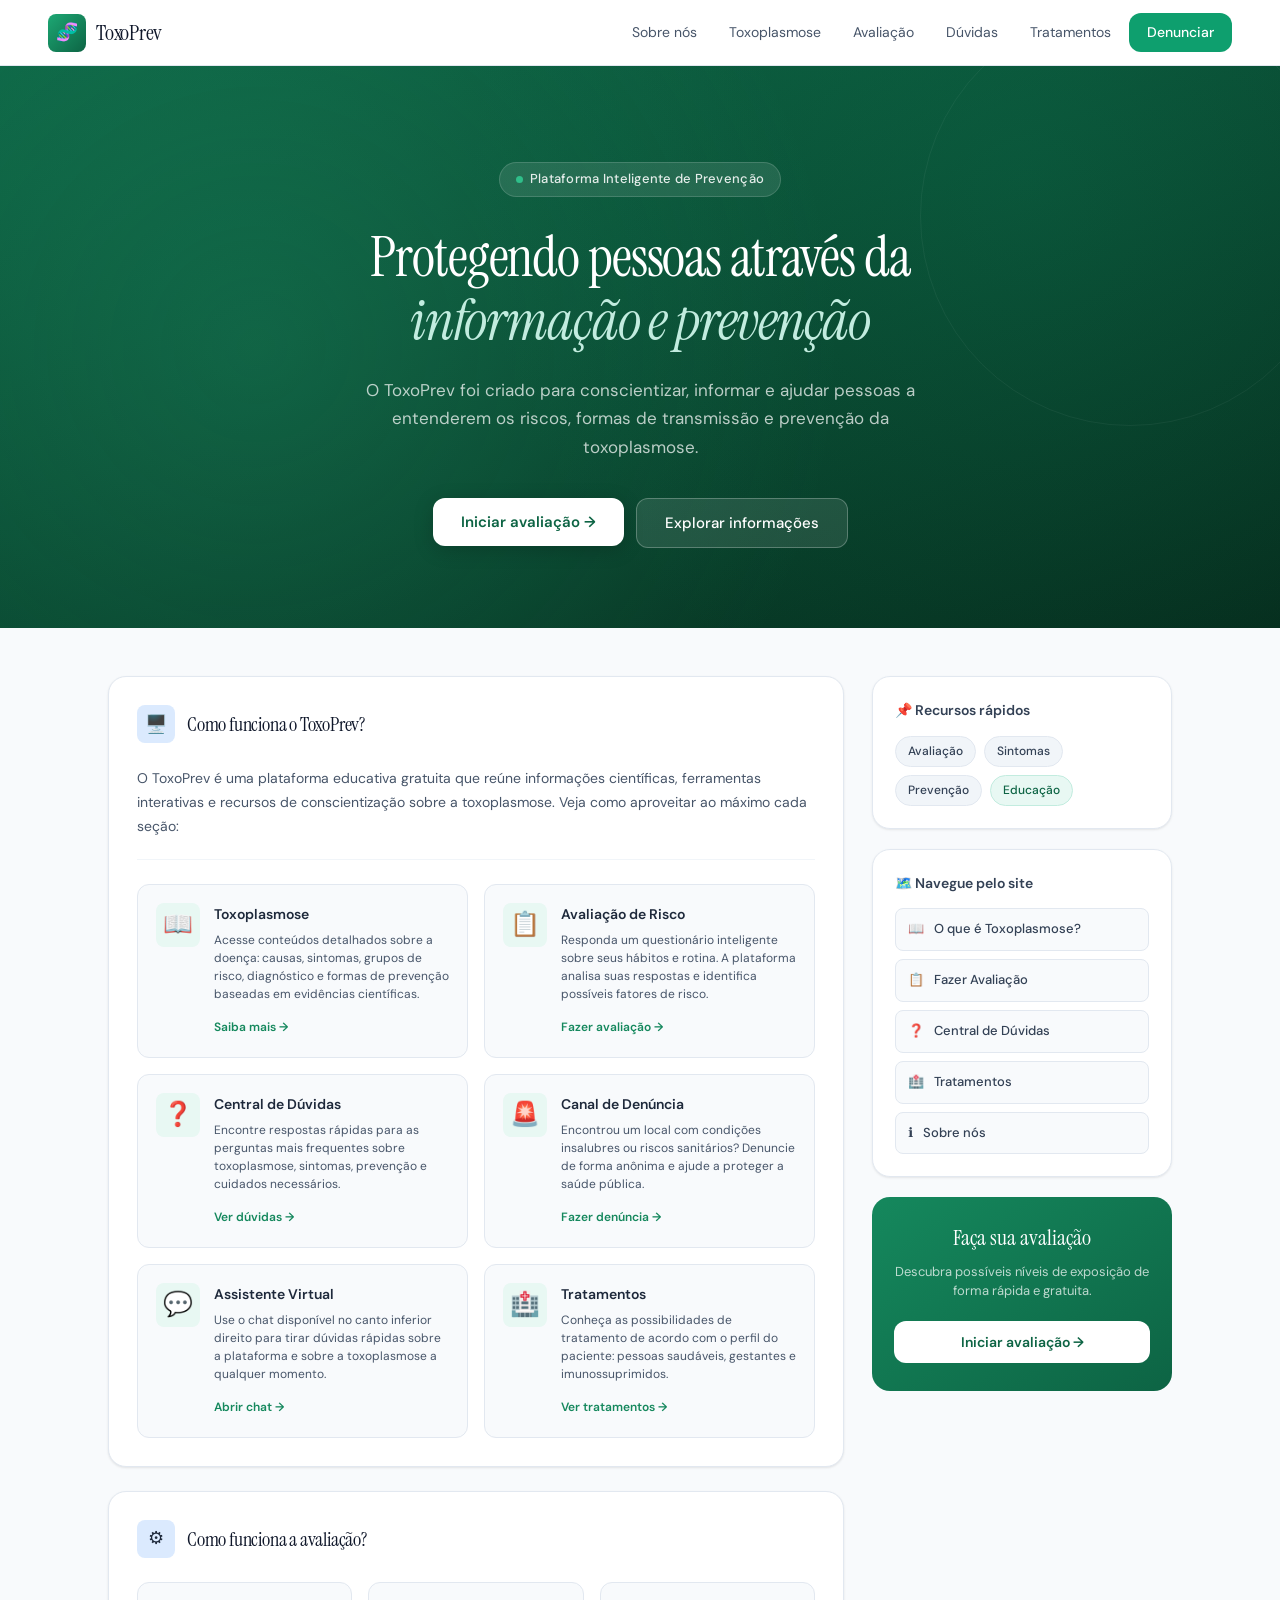
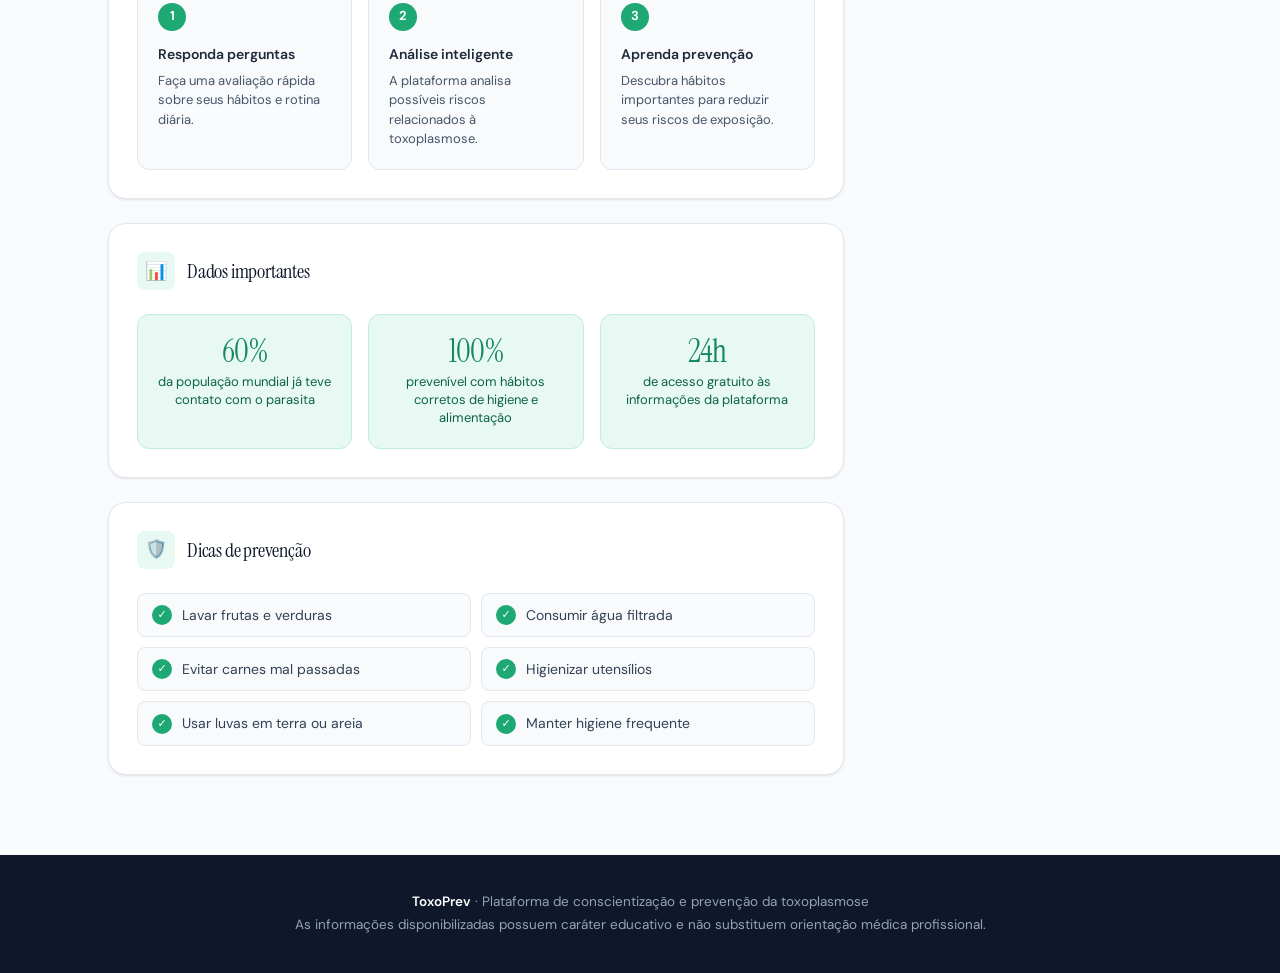
<file: index.html>
<!DOCTYPE html>
<html lang="pt-BR">
<head>
  <meta charset="UTF-8">
  <meta name="viewport" content="width=device-width, initial-scale=1.0">
  <title>ToxoPrev — Plataforma de Prevenção</title>
  <link rel="icon" type="image/png" href="favicon2.png">
  <link rel="stylesheet" href="inicio.css">
  <link rel="stylesheet" href="https://fonts.googleapis.com/css2?family=Instrument+Serif:ital@0;1&family=DM+Sans:ital,wght@0,300;0,400;0,500;0,700;1,400&display=swap">
</head>
<body>


<!-- HEADER -->
<header>
  <div class="logo">
    <div class="logo-icon">🧬</div>
    <h1>ToxoPrev</h1>
  </div>
  <nav>
    <a href="sobre.html">Sobre nós</a>
    <a href="toxoplasmose.html">Toxoplasmose</a>
    <a href="entrevista.html">Avaliação</a>
    <a href="duvida.html">Dúvidas</a>
    <a href="tratamento.html">Tratamentos</a>
    <a href="denuncia.html" class="nav-cta">Denunciar</a>
  </nav>
</header>

<!-- HERO -->
<section class="hero">
  <div class="hero-content">
    <div class="hero-badge">Plataforma Inteligente de Prevenção</div>
    <h2>
      Protegendo pessoas através da<br>
      <em>informação e prevenção</em>
    </h2>
    <p>
      O ToxoPrev foi criado para conscientizar, informar e ajudar pessoas
      a entenderem os riscos, formas de transmissão e prevenção da toxoplasmose.
    </p>
    <div class="hero-buttons">
      <a href="entrevista.html">
        <button class="primary-btn">Iniciar avaliação →</button>
      </a>
      <a href="toxoplasmose.html">
        <button class="secondary-btn">Explorar informações</button>
      </a>
    </div>
  </div>
</section>

<!-- MAIN -->
<main class="container">

  <section class="main-content">

    <!-- COMO FUNCIONA O SITE -->
    <div class="card">
      <div class="card-header">
        <div class="card-icon blue">🖥️</div>
        <h3>Como funciona o ToxoPrev?</h3>
      </div>
      <p class="site-intro">
        O ToxoPrev é uma plataforma educativa gratuita que reúne informações científicas,
        ferramentas interativas e recursos de conscientização sobre a toxoplasmose.
        Veja como aproveitar ao máximo cada seção:
      </p>
      <div class="site-features">

        <div class="feature-item">
          <div class="feature-icon">📖</div>
          <div class="feature-text">
            <h4>Toxoplasmose</h4>
            <p>Acesse conteúdos detalhados sobre a doença: causas, sintomas, grupos de risco, diagnóstico e formas de prevenção baseadas em evidências científicas.</p>
            <a href="toxoplasmose.html" class="feature-link">Saiba mais →</a>
          </div>
        </div>

        <div class="feature-item">
          <div class="feature-icon">📋</div>
          <div class="feature-text">
            <h4>Avaliação de Risco</h4>
            <p>Responda um questionário inteligente sobre seus hábitos e rotina. A plataforma analisa suas respostas e identifica possíveis fatores de risco.</p>
            <a href="entrevista.html" class="feature-link">Fazer avaliação →</a>
          </div>
        </div>

        <div class="feature-item">
          <div class="feature-icon">❓</div>
          <div class="feature-text">
            <h4>Central de Dúvidas</h4>
            <p>Encontre respostas rápidas para as perguntas mais frequentes sobre toxoplasmose, sintomas, prevenção e cuidados necessários.</p>
            <a href="duvida.html" class="feature-link">Ver dúvidas →</a>
          </div>
        </div>

        <div class="feature-item">
          <div class="feature-icon">🚨</div>
          <div class="feature-text">
            <h4>Canal de Denúncia</h4>
            <p>Encontrou um local com condições insalubres ou riscos sanitários? Denuncie de forma anônima e ajude a proteger a saúde pública.</p>
            <a href="denuncia.html" class="feature-link">Fazer denúncia →</a>
          </div>
        </div>

        <div class="feature-item">
          <div class="feature-icon">💬</div>
          <div class="feature-text">
            <h4>Assistente Virtual</h4>
            <p>Use o chat disponível no canto inferior direito para tirar dúvidas rápidas sobre a plataforma e sobre a toxoplasmose a qualquer momento.</p>
            <a href="#" class="feature-link" onclick="document.getElementById('chat-window').classList.add('active'); return false;">Abrir chat →</a>
          </div>
        </div>

        <div class="feature-item">
          <div class="feature-icon">🏥</div>
          <div class="feature-text">
            <h4>Tratamentos</h4>
            <p>Conheça as possibilidades de tratamento de acordo com o perfil do paciente: pessoas saudáveis, gestantes e imunossuprimidos.</p>
            <a href="tratamento.html" class="feature-link">Ver tratamentos →</a>
          </div>
        </div>

      </div>
    </div>

    <!-- COMO FUNCIONA (AVALIAÇÃO) -->
    <div class="card">
      <div class="card-header">
        <div class="card-icon blue">⚙️</div>
        <h3>Como funciona a avaliação?</h3>
      </div>
      <div class="cards-grid">
        <div class="mini-card">
          <div class="number">1</div>
          <h4>Responda perguntas</h4>
          <p>Faça uma avaliação rápida sobre seus hábitos e rotina diária.</p>
        </div>
        <div class="mini-card">
          <div class="number">2</div>
          <h4>Análise inteligente</h4>
          <p>A plataforma analisa possíveis riscos relacionados à toxoplasmose.</p>
        </div>
        <div class="mini-card">
          <div class="number">3</div>
          <h4>Aprenda prevenção</h4>
          <p>Descubra hábitos importantes para reduzir seus riscos de exposição.</p>
        </div>
      </div>
    </div>

    <!-- DADOS IMPORTANTES -->
    <div class="card">
      <div class="card-header">
        <div class="card-icon teal">📊</div>
        <h3>Dados importantes</h3>
      </div>
      <div class="stats-grid">
        <div class="stat-card">
          <h4>60%</h4>
          <p>da população mundial já teve contato com o parasita</p>
        </div>
        <div class="stat-card">
          <h4>100%</h4>
          <p>prevenível com hábitos corretos de higiene e alimentação</p>
        </div>
        <div class="stat-card"> 
          <h4>24h</h4>
          <p>de acesso gratuito às informações da plataforma</p>
        </div>
      </div>
    </div>

    <!-- PREVENÇÃO -->
    <div class="card">
      <div class="card-header">
        <div class="card-icon teal">🛡️</div>
        <h3>Dicas de prevenção</h3>
      </div>
      <ul class="prevention-list">
        <li>Lavar frutas e verduras</li>
        <li>Consumir água filtrada</li>
        <li>Evitar carnes mal passadas</li>
        <li>Higienizar utensílios</li>
        <li>Usar luvas em terra ou areia</li>
        <li>Manter higiene frequente</li>
      </ul>
    </div>

  </section>

  <!-- SIDEBAR -->
  <aside class="sidebar">

    <div class="side-card">
      <h4>📌 Recursos rápidos</h4>
      <div class="tags">
        <span class="tag">Avaliação</span>
        <span class="tag">Sintomas</span>
        <span class="tag">Prevenção</span>
        <span class="tag green">Educação</span>
      </div>
    </div>

    <div class="side-card">
      <h4>🗺️ Navegue pelo site</h4>
      <div class="nav-links-side">
        <a href="toxoplasmose.html" class="nav-side-item">
          <span>📖</span> O que é Toxoplasmose?
        </a>
        <a href="entrevista.html" class="nav-side-item">
          <span>📋</span> Fazer Avaliação
        </a>
        <a href="duvida.html" class="nav-side-item">
          <span>❓</span> Central de Dúvidas
        </a>
        <a href="tratamento.html" class="nav-side-item">
          <span>🏥</span> Tratamentos
        </a>
        <a href="sobre.html" class="nav-side-item">
          <span>ℹ️</span> Sobre nós
        </a>
      </div>
    </div>

    <div class="cta-card">
      <h3>Faça sua avaliação</h3>
      <p>Descubra possíveis níveis de exposição de forma rápida e gratuita.</p>
      <a href="entrevista.html">
        <button>Iniciar avaliação →</button>
      </a>
    </div>

  </aside>

</main>

<!-- FOOTER -->
<footer>
  <p><strong>ToxoPrev</strong> · Plataforma de conscientização e prevenção da toxoplasmose</p>
  <p>As informações disponibilizadas possuem caráter educativo e não substituem orientação médica profissional.</p>
</footer>
</body>
</html>
</file>
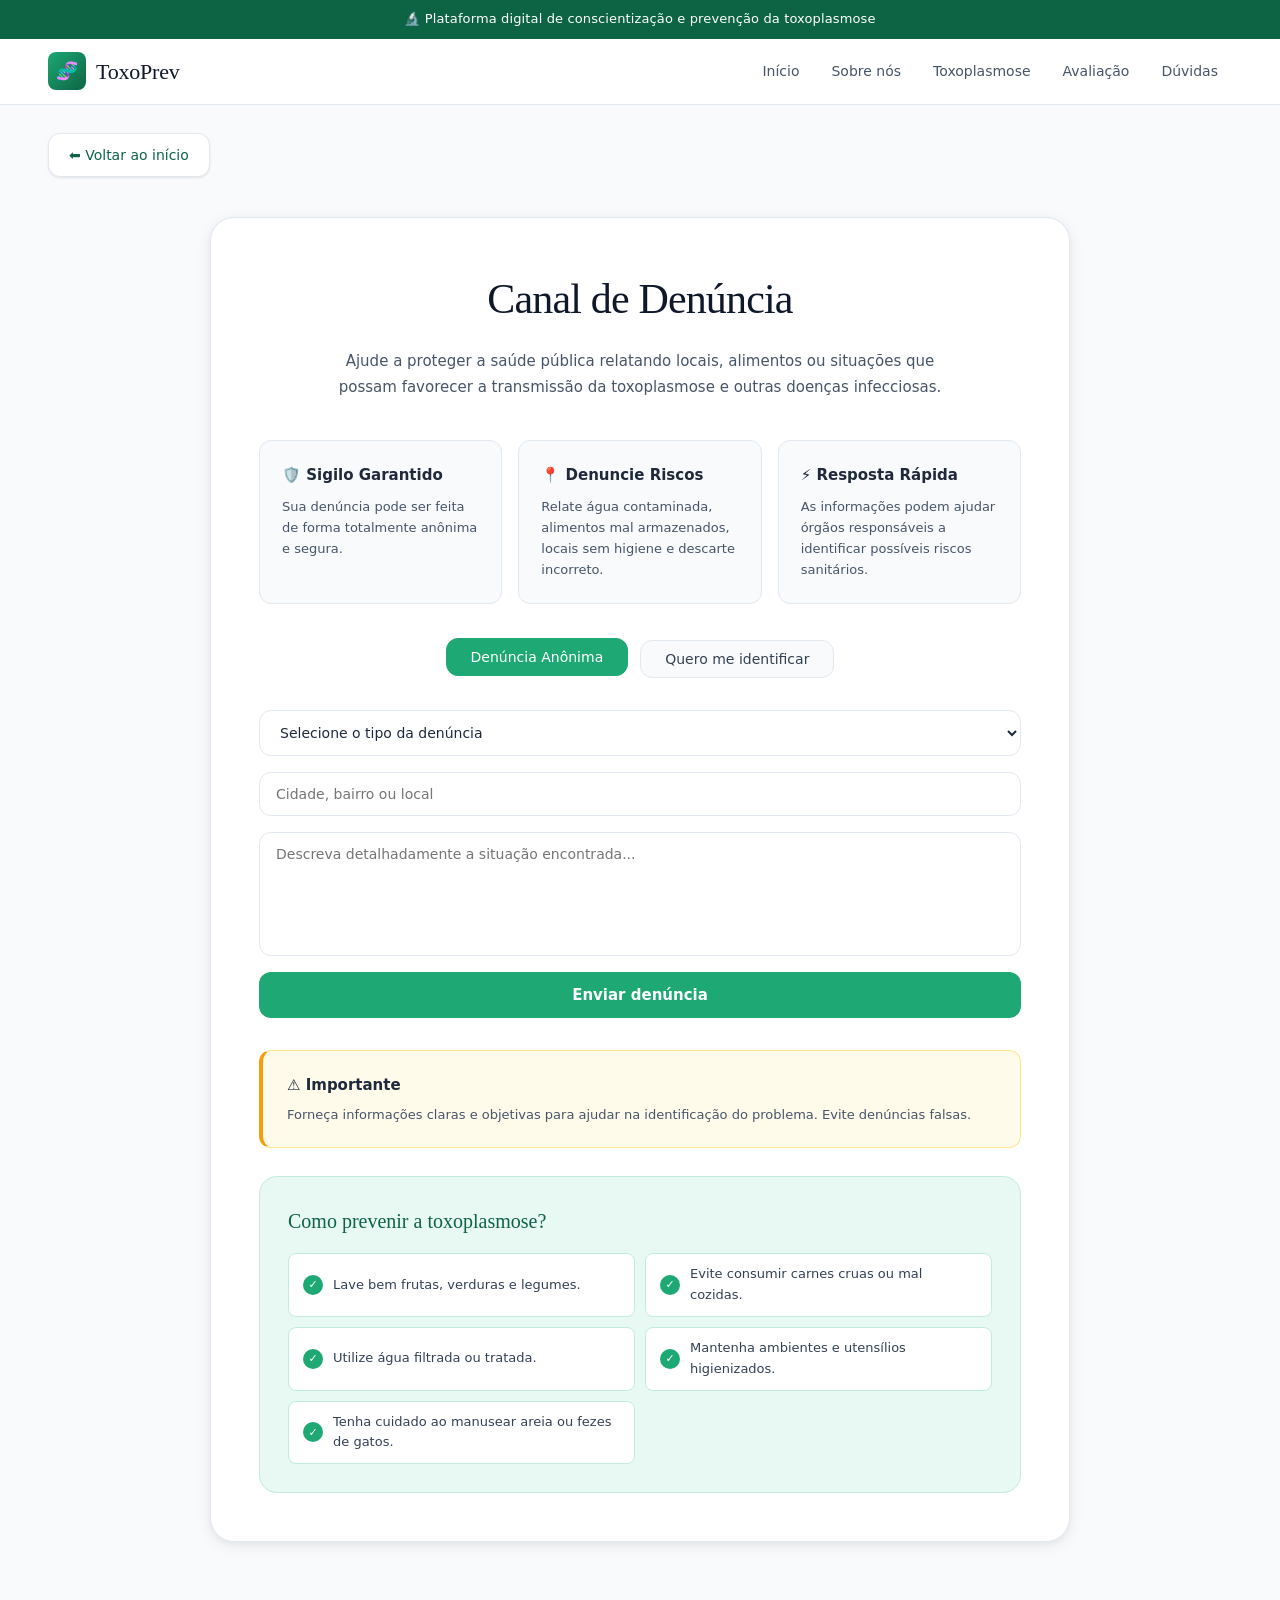
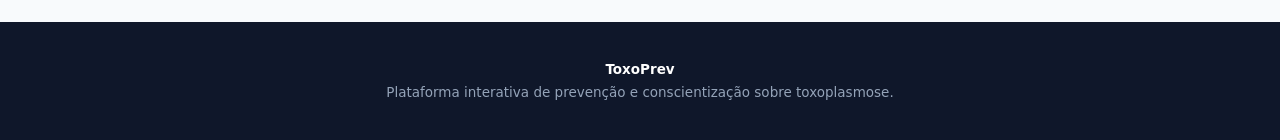
<file: denuncia.html>
<!DOCTYPE html>
<html lang="pt-BR">
<head>
  <meta charset="UTF-8">
  <meta name="viewport" content="width=device-width, initial-scale=1.0">
  <title>Canal de Denúncia - TOXOPrev</title>
  <link rel="icon" type="image/png" href="favicon2.png">
  <link rel="preconnect" href="https://fonts.googleapis.com">
  <link rel="preconnect" href="https://fonts.gstatic.com" crossorigin>
  <link rel="stylesheet" href="denuncia.css">    
</head>

<body>

  <!-- TOP BAR -->
  <div class="top-bar">
    🔬 Plataforma digital de conscientização e prevenção da toxoplasmose
  </div>

  <!-- HEADER -->
  <header>
    <div class="logo">
      <div class="logo-icon">🧬</div>
      <h1>ToxoPrev</h1>
    </div>
    <nav>
      <a href="index.html">Início</a>
      <a href="sobre.html">Sobre nós</a>
      <a href="toxoplasmose.html">Toxoplasmose</a>
      <a href="entrevista.html">Avaliação</a>
      <a href="duvida.html">Dúvidas</a>
    </nav>
  </header>

  <!-- VOLTAR -->
  <a href="index.html" class="voltar-btn">⬅ Voltar ao início</a>

  <!-- SECTION -->
  <section class="denuncia">
    <div class="denuncia-box">

      <h2>Canal de Denúncia</h2>

      <p class="descricao">
        Ajude a proteger a saúde pública relatando locais, alimentos ou
        situações que possam favorecer a transmissão da toxoplasmose e
        outras doenças infecciosas.
      </p>

      <!-- INFO CARDS -->
      <div class="info-grid">
        <div class="info-card">
          <h3>🛡️ Sigilo Garantido</h3>
          <p>Sua denúncia pode ser feita de forma totalmente anônima e segura.</p>
        </div>
        <div class="info-card">
          <h3>📍 Denuncie Riscos</h3>
          <p>Relate água contaminada, alimentos mal armazenados, locais sem higiene e descarte incorreto.</p>
        </div>
        <div class="info-card">
          <h3>⚡ Resposta Rápida</h3>
          <p>As informações podem ajudar órgãos responsáveis a identificar possíveis riscos sanitários.</p>
        </div>
      </div>

      <!-- TIPO BUTTONS -->
      <div class="tipo-denuncia">
        <button class="tipo-btn ativo" id="btnAnonimo" onclick="mostrarAnonimo()">
          Denúncia Anônima
        </button>
        <button class="tipo-btn" id="btnIdentificado" onclick="mostrarIdentificado()">
          Quero me identificar
        </button>
      </div>

      <!-- FORM -->
      <form id="formDenuncia" onsubmit="enviarDenuncia(event)">

        <div id="dadosUsuario">
          <input type="text" placeholder="Seu nome">
          <input type="email" placeholder="Seu e-mail">
        </div>

        <select required>
          <option value="">Selecione o tipo da denúncia</option>
          <option>Falta de higiene</option>
          <option>Água contaminada</option>
          <option>Alimentos impróprios</option>
          <option>Ambiente de risco</option>
          <option>Outros</option>
        </select>

        <input type="text" placeholder="Cidade, bairro ou local" required>

        <textarea placeholder="Descreva detalhadamente a situação encontrada..." rows="6" required></textarea>

        <button class="primary-btn">Enviar denúncia</button>
      </form>

      <!-- SUCESSO -->
      <div class="sucesso-denuncia" id="sucessoDenuncia">
        ✅ Denúncia enviada com sucesso!
      </div>

      <!-- ALERTA -->
      <div class="alerta-denuncia">
        <h3>⚠️ Importante</h3>
        <p>Forneça informações claras e objetivas para ajudar na identificação do problema. Evite denúncias falsas.</p>
      </div>

      <!-- EXTRA -->
      <div class="extra-info">
        <h3>Como prevenir a toxoplasmose?</h3>
        <ul>
          <li>Lave bem frutas, verduras e legumes.</li>
          <li>Evite consumir carnes cruas ou mal cozidas.</li>
          <li>Utilize água filtrada ou tratada.</li>
          <li>Mantenha ambientes e utensílios higienizados.</li>
          <li>Tenha cuidado ao manusear areia ou fezes de gatos.</li>
        </ul>
      </div>

    </div>
  </section>

  <!-- FOOTER -->
  <footer>
    <strong>ToxoPrev</strong><br>
    Plataforma interativa de prevenção e conscientização sobre toxoplasmose.
  </footer>

 <script>
  function mostrarAnonimo() {
    document.getElementById("dadosUsuario").style.display = "none";
    document.getElementById("btnAnonimo").classList.add("ativo");
    document.getElementById("btnIdentificado").classList.remove("ativo");
  }

  function mostrarIdentificado() {
    document.getElementById("dadosUsuario").style.display = "flex";
    document.getElementById("btnIdentificado").classList.add("ativo");
    document.getElementById("btnAnonimo").classList.remove("ativo");
  }

  function definirPrioridade(tipo) {
    const altos = ["Água contaminada", "Alimentos impróprios"];
    const medios = ["Falta de higiene", "Ambiente de risco"];
    if (altos.includes(tipo)) return "ALTO";
    if (medios.includes(tipo)) return "MÉDIO";
    return "BAIXO";
  }

  function gerarId() {
    return "DEN-" + Date.now().toString().slice(-6);
  }

  function enviarDenuncia(event) {
    event.preventDefault();

    const form = document.getElementById("formDenuncia");
    const isAnonimo = document.getElementById("btnAnonimo").classList.contains("ativo");

    const inputs = form.querySelectorAll("input, select, textarea");
    const nome  = isAnonimo ? "Anônimo" : (inputs[0].value.trim() || "Anônimo");
    const email = isAnonimo ? "—"       : (inputs[1].value.trim() || "—");
    const tipo  = isAnonimo ? inputs[2].value : inputs[3].value; // ajuste conforme o offset
    const local = isAnonimo ? inputs[3].value : inputs[4].value; // idem
    const descricao = form.querySelector("textarea").value.trim();

    const novaDenuncia = {
      id:        gerarId(),
      data:      new Date().toLocaleString("pt-BR"),
      anonimo:   isAnonimo,
      nome,
      email,
      tipo,
      local,
      descricao,
      status:    "Recebida",
      prioridade: definirPrioridade(tipo)
    };

    const historico = JSON.parse(localStorage.getItem("historicoDenuncias")) || [];
    historico.push(novaDenuncia);
    localStorage.setItem("historicoDenuncias", JSON.stringify(historico));

    const alerta = document.getElementById("sucessoDenuncia");
    alerta.style.display = "block";
    setTimeout(() => { alerta.style.display = "none"; }, 4000);
    form.reset();
    mostrarAnonimo();
  }

  mostrarAnonimo();
</script>

</body>
</html>
</file>
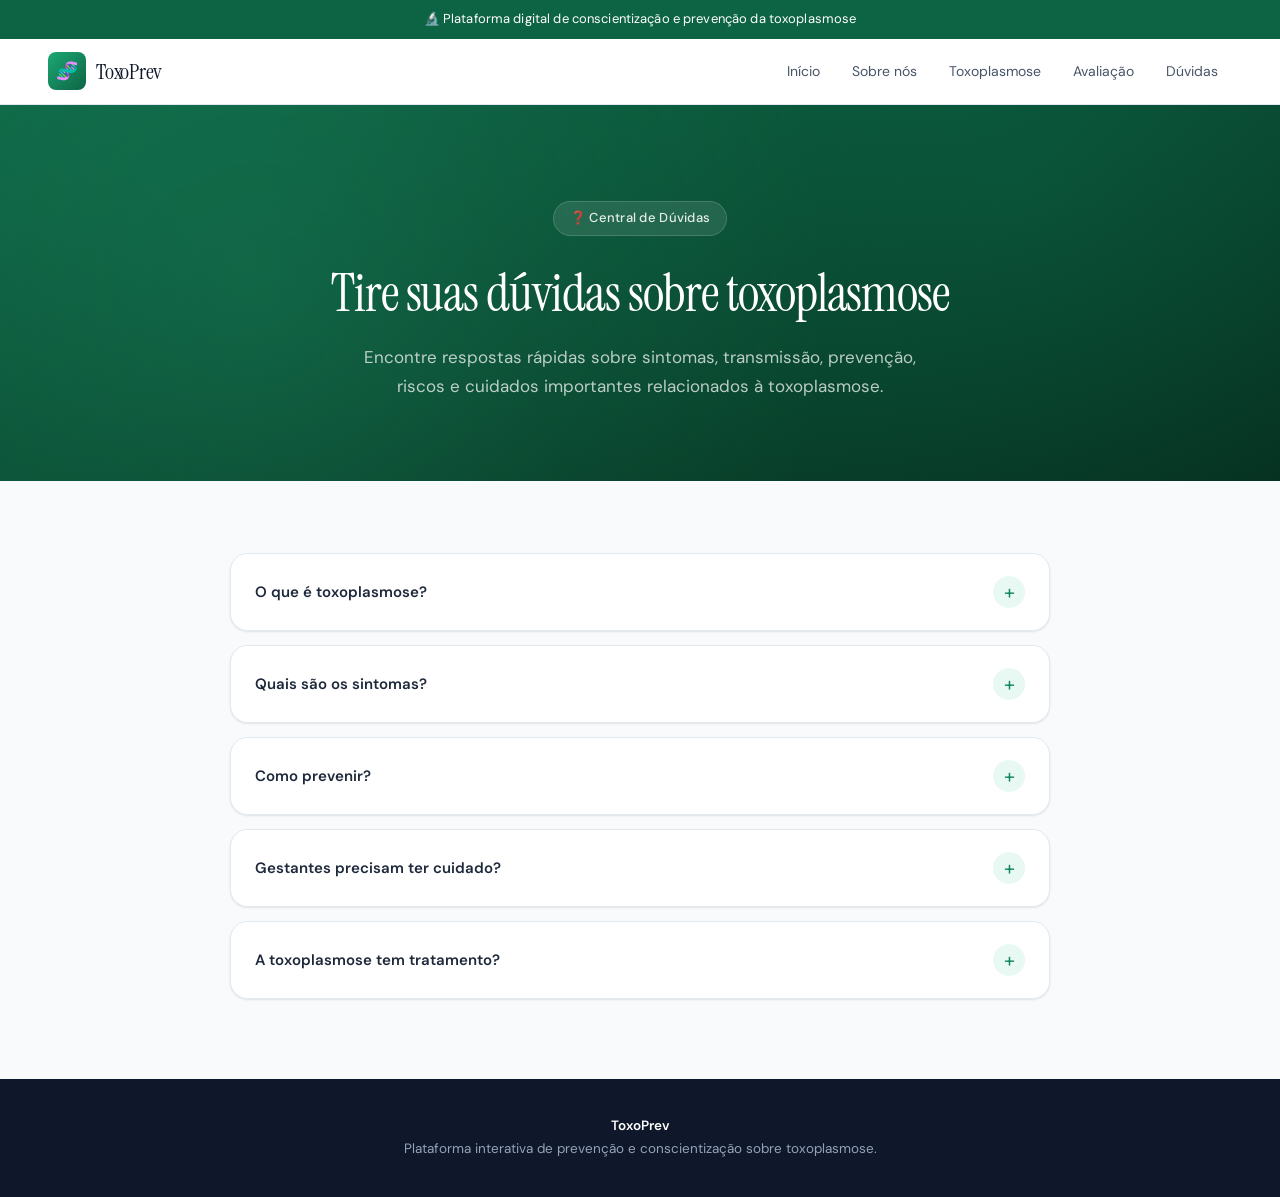
<file: duvida.html>
<!DOCTYPE html>
<html lang="pt-br">
<head>
  <meta charset="UTF-8">
  <meta name="viewport" content="width=device-width, initial-scale=1.0">
  <title>Central de Dúvidas - ToxoPrev</title>
  <link rel="icon" type="image/png" href="favicon2.png">
  <link rel="preconnect" href="https://fonts.googleapis.com">
  <link rel="preconnect" href="https://fonts.gstatic.com" crossorigin>
  <link href="https://fonts.googleapis.com/css2?family=DM+Sans:wght@400;500;600&family=Instrument+Serif:ital@0;1&display=swap" rel="stylesheet">

  <style>
    /* ===== RESET & BASE ===== */
    *, *::before, *::after {
      box-sizing: border-box;
      margin: 0;
      padding: 0;
    }

    :root {
      --teal-50: #e8f8f3;
      --teal-100: #c2ecdf;
      --teal-400: #2fbf8a;
      --teal-500: #1da874;
      --teal-600: #15885d;
      --teal-700: #0d6444;
      --teal-900: #062e1e;

      --slate-50: #f8fafc;
      --slate-100: #f1f5f9;
      --slate-200: #e2e8f0;
      --slate-400: #94a3b8;
      --slate-600: #475569;
      --slate-700: #334155;
      --slate-800: #1e293b;
      --slate-900: #0f172a;

      --accent: #0e9f6e;
      --accent-light: #d1fae5;
      --accent-dark: #065f46;

      --font-display: 'Instrument Serif', Georgia, serif;
      --font-body: 'DM Sans', system-ui, sans-serif;

      --radius-sm: 8px;
      --radius-md: 12px;
      --radius-lg: 18px;
      --radius-xl: 24px;

      --shadow-sm: 0 1px 3px rgba(0,0,0,0.06), 0 1px 2px rgba(0,0,0,0.04);
      --shadow-md: 0 4px 16px rgba(0,0,0,0.07), 0 2px 6px rgba(0,0,0,0.04);
      --shadow-lg: 0 12px 40px rgba(0,0,0,0.10), 0 4px 12px rgba(0,0,0,0.05);
    }

    html { scroll-behavior: smooth; }

    body {
      font-family: var(--font-body);
      background: var(--slate-50);
      color: var(--slate-800);
      font-size: 16px;
      line-height: 1.6;
      -webkit-font-smoothing: antialiased;
    }

    a { text-decoration: none; color: inherit; }

    /* ===== TOP BAR ===== */
    .top-bar {
      background: var(--teal-700);
      color: #fff;
      text-align: center;
      padding: 9px 20px;
      font-size: 13px;
      letter-spacing: 0.01em;
      font-weight: 400;
      display: flex;
      align-items: center;
      justify-content: center;
      gap: 10px;
    }

    /* ===== HEADER ===== */
    header {
      position: sticky;
      top: 0;
      z-index: 100;
      background: rgba(255,255,255,0.92);
      backdrop-filter: blur(14px);
      -webkit-backdrop-filter: blur(14px);
      border-bottom: 1px solid var(--slate-200);
      padding: 0 48px;
      display: flex;
      align-items: center;
      justify-content: space-between;
      height: 66px;
    }

    .logo {
      display: flex;
      align-items: center;
      gap: 10px;
    }

    .logo-icon {
      width: 38px;
      height: 38px;
      background: linear-gradient(135deg, var(--teal-500), var(--teal-700));
      border-radius: var(--radius-sm);
      display: flex;
      align-items: center;
      justify-content: center;
      font-size: 18px;
    }

    .logo h1 {
      font-family: var(--font-display);
      font-size: 22px;
      font-weight: 400;
      color: var(--slate-900);
      letter-spacing: -0.01em;
    }

    nav {
      display: flex;
      align-items: center;
      gap: 4px;
    }

    nav a {
      font-size: 14px;
      font-weight: 400;
      color: var(--slate-600);
      padding: 7px 14px;
      border-radius: var(--radius-sm);
      transition: background 0.18s, color 0.18s;
    }

    nav a:hover {
      background: var(--slate-100);
      color: var(--slate-900);
    }

    /* ===== HERO ===== */
    .duvidas-hero {
      background: linear-gradient(160deg, var(--teal-700) 0%, var(--teal-900) 100%);
      padding: 96px 48px 80px;
      position: relative;
      overflow: hidden;
      text-align: center;
    }

    .duvidas-hero::before {
      content: '';
      position: absolute;
      inset: 0;
      background-image:
        radial-gradient(circle at 20% 50%, rgba(47,191,138,0.18) 0%, transparent 55%),
        radial-gradient(circle at 80% 20%, rgba(14,159,110,0.14) 0%, transparent 50%);
      pointer-events: none;
    }

    .duvidas-hero-text {
      position: relative;
      max-width: 760px;
      margin: 0 auto;
    }

    .tag-duvida {
      display: inline-flex;
      align-items: center;
      gap: 7px;
      background: rgba(255,255,255,0.1);
      border: 1px solid rgba(255,255,255,0.15);
      color: rgba(255,255,255,0.88);
      font-size: 13px;
      font-weight: 500;
      padding: 6px 16px;
      border-radius: 20px;
      margin-bottom: 28px;
      letter-spacing: 0.02em;
    }

    .duvidas-hero h1 {
      font-family: var(--font-display);
      font-size: clamp(32px, 5vw, 52px);
      font-weight: 400;
      color: #fff;
      line-height: 1.15;
      letter-spacing: -0.02em;
      margin-bottom: 20px;
    }

    .duvidas-hero p {
      font-size: 17px;
      color: rgba(255,255,255,0.72);
      max-width: 560px;
      margin: 0 auto;
      line-height: 1.7;
    }

    /* ===== FAQ SECTION ===== */
    .faq-section {
      padding: 72px 48px 80px;
    }

    .faq-container {
      max-width: 820px;
      margin: 0 auto;
      display: flex;
      flex-direction: column;
      gap: 14px;
    }

    .faq-card {
      background: #fff;
      border: 1px solid var(--slate-200);
      border-radius: var(--radius-lg);
      overflow: hidden;
      box-shadow: var(--shadow-sm);
      transition: box-shadow 0.2s, transform 0.2s;
    }

    .faq-card:hover {
      box-shadow: var(--shadow-md);
      transform: translateY(-2px);
    }

    .faq-question {
      width: 100%;
      border: none;
      background: #fff;
      padding: 22px 24px;
      display: flex;
      align-items: center;
      justify-content: space-between;
      gap: 16px;
      cursor: pointer;
      text-align: left;
      font-family: var(--font-body);
      font-size: 15px;
      font-weight: 600;
      color: var(--slate-800);
      transition: background 0.18s;
    }

    .faq-question:hover { background: var(--slate-50); }

    .faq-question::after {
      content: "+";
      min-width: 32px;
      min-height: 32px;
      display: flex;
      align-items: center;
      justify-content: center;
      border-radius: 50%;
      background: var(--teal-50);
      color: var(--teal-600);
      font-size: 20px;
      font-weight: 400;
      flex-shrink: 0;
      transition: transform 0.3s ease, background 0.2s, color 0.2s;
    }

    .faq-question.open::after {
      transform: rotate(45deg);
      background: var(--teal-500);
      color: #fff;
    }

    .faq-answer {
      max-height: 0;
      overflow: hidden;
      transition: max-height 0.4s ease, padding 0.3s ease;
    }

    .faq-answer.active { max-height: 300px; }

    .faq-answer p {
      padding: 0 24px 22px;
      font-size: 14px;
      line-height: 1.7;
      color: var(--slate-600);
      border-top: 1px solid var(--slate-100);
      padding-top: 16px;
    }

    /* ===== FOOTER ===== */
    footer {
      background: var(--slate-900);
      color: var(--slate-400);
      text-align: center;
      padding: 36px 48px;
      font-size: 13.5px;
      line-height: 1.7;
    }

    footer strong { color: #fff; font-weight: 600; }

    /* ===== RESPONSIVE ===== */
    @media (max-width: 900px) {
      header { padding: 0 20px; }
      nav { display: none; }
      .duvidas-hero { padding: 64px 24px 60px; }
      .faq-section { padding: 48px 20px 60px; }
    }
  </style>
</head>

<body>

  <!-- TOP BAR -->
  <div class="top-bar">
    🔬 Plataforma digital de conscientização e prevenção da toxoplasmose
  </div>

  <!-- HEADER -->
  <header>
    <div class="logo">
      <div class="logo-icon">🧬</div>
      <h1>ToxoPrev</h1>
    </div>
    <nav>
      <a href="index.html">Início</a>
      <a href="sobre.html">Sobre nós</a>
      <a href="toxoplasmose.html">Toxoplasmose</a>
      <a href="entrevista.html">Avaliação</a>
      <a href="duvida.html">Dúvidas</a>
    </nav>
  </header>

  <!-- HERO -->
  <section class="duvidas-hero">
    <div class="duvidas-hero-text">
      <span class="tag-duvida">❓ Central de Dúvidas</span>
      <h1>Tire suas dúvidas sobre toxoplasmose</h1>
      <p>
        Encontre respostas rápidas sobre sintomas, transmissão, prevenção,
        riscos e cuidados importantes relacionados à toxoplasmose.
      </p>
    </div>
  </section>

  <!-- FAQ -->
  <section class="faq-section">
    <div class="faq-container">

      <div class="faq-card">
        <button class="faq-question">O que é toxoplasmose?</button>
        <div class="faq-answer">
          <p>
            A toxoplasmose é uma doença causada pelo parasita <em>Toxoplasma gondii</em>.
            Ela pode ser transmitida por alimentos contaminados, água não tratada ou
            contato com ambientes contaminados.
          </p>
        </div>
      </div>

      <div class="faq-card">
        <button class="faq-question">Quais são os sintomas?</button>
        <div class="faq-answer">
          <p>
            Muitas pessoas não apresentam sintomas, mas podem ocorrer febre, fadiga,
            dores musculares e aumento dos gânglios linfáticos.
          </p>
        </div>
      </div>

      <div class="faq-card">
        <button class="faq-question">Como prevenir?</button>
        <div class="faq-answer">
          <p>
            Lave bem frutas e verduras, consuma água filtrada,
            evite carne mal passada e mantenha uma boa higiene das mãos.
          </p>
        </div>
      </div>

      <div class="faq-card">
        <button class="faq-question">Gestantes precisam ter cuidado?</button>
        <div class="faq-answer">
          <p>
            Sim. A toxoplasmose pode trazer riscos para o bebê durante a gestação,
            por isso é importante acompanhamento médico e prevenção adequada.
          </p>
        </div>
      </div>

      <div class="faq-card">
        <button class="faq-question">A toxoplasmose tem tratamento?</button>
        <div class="faq-answer">
          <p>
            Sim. O tratamento depende do caso e deve ser orientado por um
            profissional de saúde.
          </p>
        </div>
      </div>

    </div>
  </section>

  <!-- FOOTER -->
  <footer>
    <strong>ToxoPrev</strong><br>
    Plataforma interativa de prevenção e conscientização sobre toxoplasmose.
  </footer>

  <script>
    const perguntas = document.querySelectorAll(".faq-question");

    perguntas.forEach((pergunta) => {
      pergunta.addEventListener("click", () => {
        // Fecha outros abertos
        perguntas.forEach((p) => {
          if (p !== pergunta) {
            p.classList.remove("open");
            p.nextElementSibling.classList.remove("active");
          }
        });

        pergunta.classList.toggle("open");
        const resposta = pergunta.nextElementSibling;
        resposta.classList.toggle("active");
      });
    });
  </script>

</body>
</html>
</file>
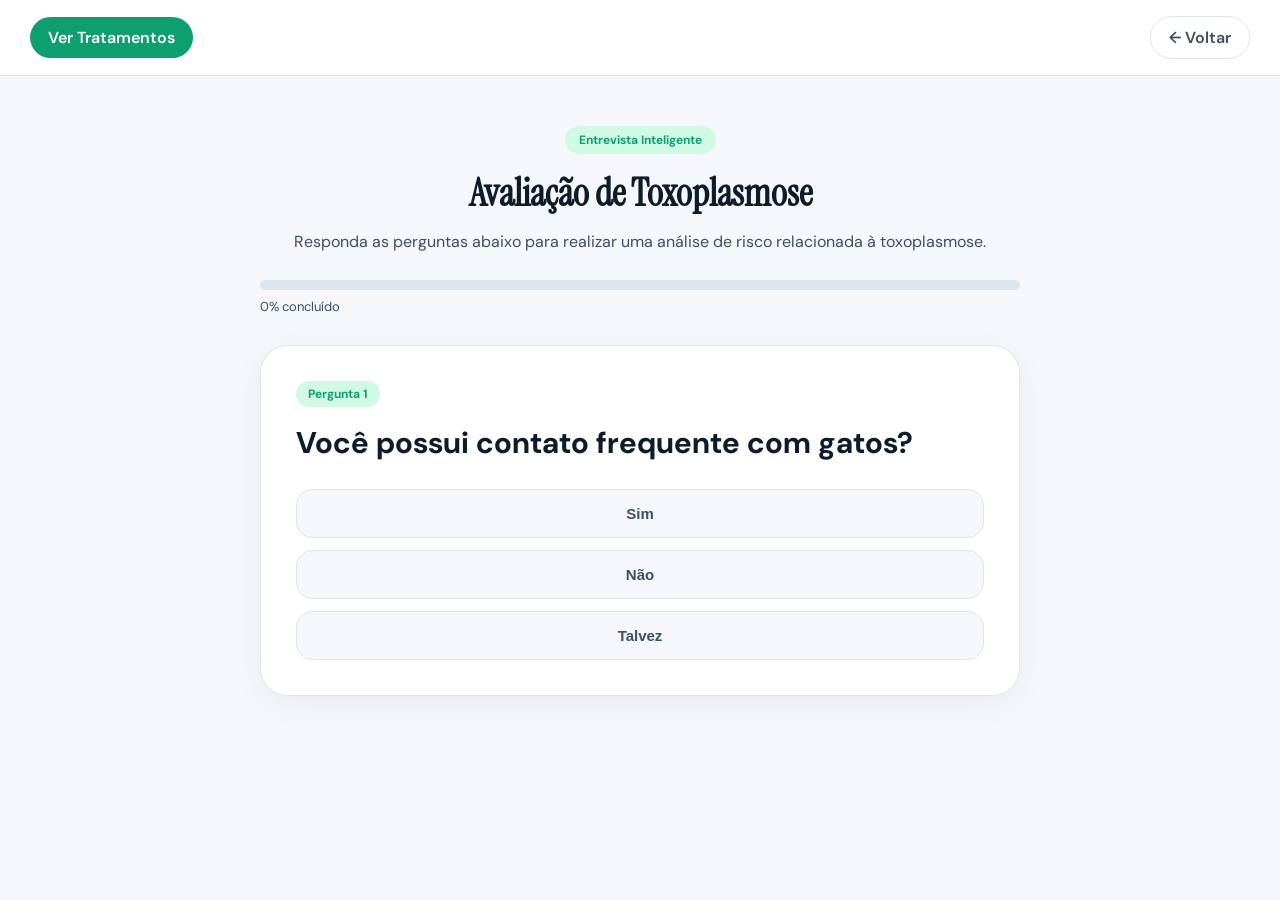
<file: entrevista.html>
<!DOCTYPE html>
<html lang="pt-br">

<head>
  <meta charset="UTF-8">
  <meta name="viewport" content="width=device-width, initial-scale=1.0">

  <title>Avaliação Inteligente - ToxoPrev</title>
  <link rel="stylesheet" href="entre.css">
  <link rel="icon" type="image/png" href="favicon2.png">

</head>

<body>

<div class="top-buttons">

  <a href="tratamento.html" class="tratamento-btn">
    Ver Tratamentos
  </a>

  <a href="index.html" class="voltar-btn">
    ← Voltar
  </a>

</div>

<section class="entrevista-page">

  <div class="entrevista-box">

    <div class="entrevista-top">

      <span class="entrevista-tag">
        Entrevista Inteligente
      </span>

      <h2>
        Avaliação de Toxoplasmose
      </h2>

      <p class="descricao">
        Responda as perguntas abaixo para realizar
        uma análise de risco relacionada à toxoplasmose.
      </p>

    </div>

    <!-- PROGRESSO -->

    <div class="progress-area">

      <div class="progress-bar">
        <div class="progress" id="progress"></div>
      </div>

      <span id="porcentagem">
        0% concluído
      </span>

    </div>

    <!-- ÁREA -->

    <div id="entrevistaArea">

      <div class="question-card">

        <span class="question-number" id="numeroPergunta">
          Pergunta 1
        </span>

        <h3 id="pergunta">
          Carregando pergunta...
        </h3>

        <div id="inputArea"></div>

        <div class="opcoes" id="opcoes"></div>

      </div>

    </div>

  </div>

</section>

<script>

const perguntas = [

  {
    pergunta:"Você possui contato frequente com gatos?",
    tipo:"opcoes",
    opcoes:["Sim","Não","Talvez"]
  },

  {
    pergunta:"Você limpa caixa de areia de gatos?",
    tipo:"opcoes",
    opcoes:["Frequentemente","Raramente","Nunca"]
  },

  {
    pergunta:"Você costuma consumir carne mal passada?",
    tipo:"opcoes",
    opcoes:["Frequentemente","Raramente","Nunca"]
  },

  {
    pergunta:"Você lava frutas e verduras antes de comer?",
    tipo:"opcoes",
    opcoes:["Sim","Não"]
  },

  {
    pergunta:"Você bebe água filtrada?",
    tipo:"opcoes",
    opcoes:["Sempre","Às vezes","Nunca"]
  },

  {
    pergunta:"Você teve febre recentemente?",
    tipo:"opcoes",
    opcoes:["Sim","Não","Talvez"]
  },

  {
    pergunta:"Você sente dores musculares frequentemente?",
    tipo:"opcoes",
    opcoes:["Sim","Não"]
  },

  {
    pergunta:"Você apresenta cansaço excessivo?",
    tipo:"opcoes",
    opcoes:["Frequentemente","Raramente"]
  },

  {
    pergunta:"Você possui sistema imunológico baixo?",
    tipo:"opcoes",
    opcoes:["Sim","Não","Não sei"]
  },

  {
    pergunta:"Você já realizou exame para toxoplasmose?",
    tipo:"opcoes",
    opcoes:["Sim","Não"]
  },

  {
    pergunta:"Quantas vezes por semana você consome carne vermelha?",
    tipo:"numero"
  },

  {
    pergunta:"Você costuma andar descalço em terra ou areia?",
    tipo:"opcoes",
    opcoes:["Frequentemente","Raramente","Nunca"]
  }

];

let perguntaAtual = 0;
let respostas = [];

const perguntaEl = document.getElementById("pergunta");
const opcoesEl = document.getElementById("opcoes");
const inputArea = document.getElementById("inputArea");
const numeroPergEl = document.getElementById("numeroPergunta");
const progressEl = document.getElementById("progress");
const porcentagemEl = document.getElementById("porcentagem");
const entrevistaArea = document.getElementById("entrevistaArea");

function carregarPergunta(){

  const atual = perguntas[perguntaAtual];

  perguntaEl.innerHTML = atual.pergunta;

  numeroPergEl.innerHTML =
    `Pergunta ${perguntaAtual + 1}`;

  opcoesEl.innerHTML = "";
  inputArea.innerHTML = "";

  atualizarProgresso();

  if(atual.tipo === "opcoes"){

    atual.opcoes.forEach(opcao => {

      const btn = document.createElement("button");

      btn.classList.add("option-btn");

      btn.innerHTML = opcao;

      btn.onclick = () => salvarResposta(opcao);

      opcoesEl.appendChild(btn);

    });

  }

  if(atual.tipo === "numero"){

    inputArea.innerHTML = `
      <input
        type="number"
        id="respostaNumero"
        placeholder="Digite um número"
      >
    `;

    opcoesEl.innerHTML = `
      <button
        class="primary-btn"
        onclick="enviarNumero()"
      >
        Continuar
      </button>
    `;

  }

}

function salvarResposta(resposta){

  respostas.push(resposta);

  perguntaAtual++;

  if(perguntaAtual < perguntas.length){

    carregarPergunta();

  } else {

    mostrarResultado();

  }

}

function enviarNumero(){

  const valor =
    document.getElementById("respostaNumero").value;

  if(valor === ""){

    alert("Digite um número!");

    return;

  }

  salvarResposta(Number(valor));

}

function atualizarProgresso(){

  const porcento =
    (perguntaAtual / perguntas.length) * 100;

  progressEl.style.width = `${porcento}%`;

  porcentagemEl.innerHTML =
    `${Math.round(porcento)}% concluído`;

}

function mostrarResultado(){

  progressEl.style.width = "100%";

  porcentagemEl.innerHTML = "100% concluído";

  let pontuacao = 0;

  respostas.forEach(r => {

    if(typeof r === "string"){

      if(
        r === "Sim" ||
        r === "Frequentemente" ||
        r === "Sempre"
      ){
        pontuacao += 10;
      }

      else if(
        r === "Talvez" ||
        r === "Às vezes" ||
        r === "Raramente"
      ){
        pontuacao += 5;
      }

    }

    else{

      pontuacao += Math.min(r,10);

    }

  });

  const maxPontos =
    perguntas.length * 10;

  const taxa =
    Math.round((pontuacao / maxPontos) * 100);

  let nivel = "";
  let emoji = "";
  let mensagem = "";

  if(taxa <= 30){

    nivel = "BAIXA";
    emoji = "✅";

    mensagem =
      "As respostas indicam baixa possibilidade de toxoplasmose.";

  }

  else if(taxa <= 60){

    nivel = "MÉDIA";
    emoji = "⚠️";

    mensagem =
      "As respostas indicam média possibilidade de toxoplasmose.";

  }

  else{

    nivel = "ALTA";
    emoji = "🚨";

    mensagem =
      "As respostas indicam alta possibilidade de toxoplasmose.";

  }

  entrevistaArea.innerHTML = `

    <div class="resultado-final">

      <h2>
        ${emoji} Possibilidade ${nivel}
      </h2>

      <p>
        ${mensagem}
      </p>

      <p>
        <strong>Pontuação:</strong>
        ${taxa}%
      </p>

      <div class="alerta-tratamento">
        👉 Recomendamos que você se direcione para a área de
        <strong>Tratamento</strong> para receber orientações,
        cuidados e informações importantes.
      </div>

      <div class="resultado-acoes">

        <a
          href="tratamento.html"
          class="btn-tratamento"
        >
          Ver Tratamentos
        </a>

        <button
          class="btn-refazer"
          onclick="reiniciarEntrevista()"
        >
          Refazer Avaliação
        </button>

      </div>

    </div>

  `;

}

function reiniciarEntrevista(){

  location.reload();

}

carregarPergunta();

</script>

</body>
</html>
</file>
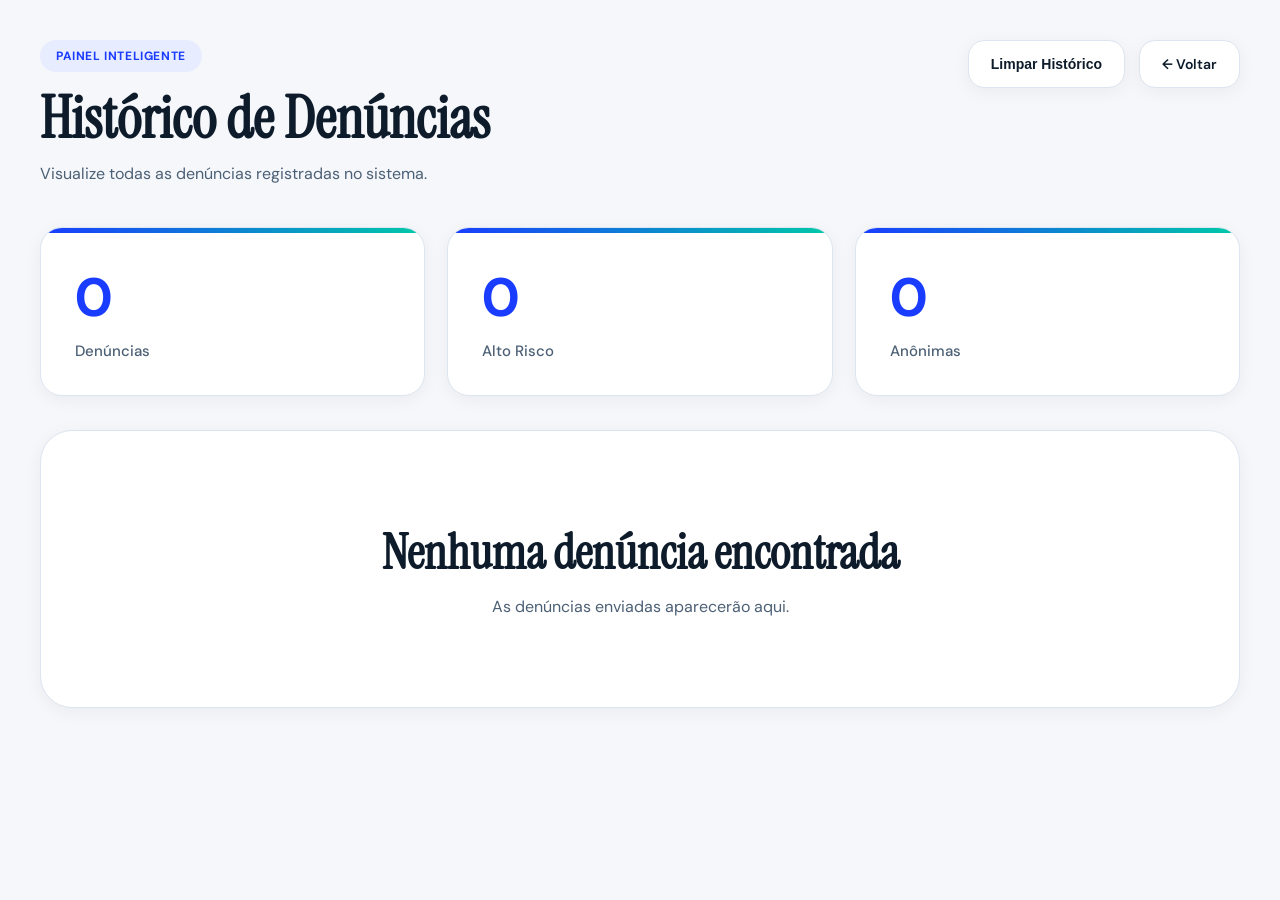
<file: historico.html>
<!DOCTYPE html>
<html lang="pt-br">

<head>

<meta charset="UTF-8">
<meta name="viewport" content="width=device-width, initial-scale=1.0">

<title>Histórico de Denúncias</title>

<link rel="preconnect" href="https://fonts.googleapis.com">
<link rel="preconnect" href="https://fonts.gstatic.com" crossorigin>
<link rel="icon" type="image/png" href="favicon2 (2).png">
<link href="https://fonts.googleapis.com/css2?family=DM+Sans:wght@400;500;600&family=Instrument+Serif:ital@0;1&display=swap" rel="stylesheet">

<link rel="stylesheet" href="historico.css">

</head>

<body>

<header class="topo">

  <div>

    <span class="mini-tag">
      Painel Inteligente
    </span>

    <h1>
      Histórico de Denúncias
    </h1>

    <p>
      Visualize todas as denúncias registradas no sistema.
    </p>

  </div>

  <div class="topo-buttons">

    <button onclick="limparHistorico()">
      Limpar Histórico
    </button>

    <a href="denuncia.html">
      ← Voltar
    </a>

  </div>

</header>

<section class="painel">

  <div class="stats">

    <div class="stat-card">
      <h2 id="totalDenuncias">0</h2>
      <p>Denúncias</p>
    </div>

    <div class="stat-card">
      <h2 id="altoRisco">0</h2>
      <p>Alto Risco</p>
    </div>

    <div class="stat-card">
      <h2 id="anonimas">0</h2>
      <p>Anônimas</p>
    </div>

  </div>

  <div class="historico-grid" id="historico"></div>

</section>

<script>

  // ─── Lê o histórico salvo pelo denuncia.html ───────────────────────────────
  function carregarHistorico() {
    return JSON.parse(localStorage.getItem("historicoDenuncias")) || [];
  }

  // ─── Mapeia prioridade → classe CSS do card ────────────────────────────────
  function classeCard(prioridade) {
    if (prioridade === "ALTO")  return "alto";
    if (prioridade === "MÉDIO") return "medio";
    return "baixo";
  }

  // ─── Renderiza um card de denúncia ────────────────────────────────────────
  function renderCard(item) {
    return `
      <div class="card ${classeCard(item.prioridade)}">

        <div class="card-top">
          <span class="tipo">${item.tipo}</span>
          <span class="status">${item.status}</span>
        </div>

        <h2>${item.local}</h2>

        <p>${item.descricao}</p>

        <div class="infos">

          <div>
            <strong>ID:</strong>
            ${item.id}
          </div>

          <div>
            <strong>Data:</strong>
            ${item.data}
          </div>

          <div>
            <strong>Nome:</strong>
            ${item.nome}
          </div>

          <div>
            <strong>Email:</strong>
            ${item.email}
          </div>

          <div>
            <strong>Modo:</strong>
            ${item.anonimo ? "Anônimo" : "Identificado"}
          </div>

          <div>
            <strong>Prioridade:</strong>
            ${item.prioridade}
          </div>

        </div>

      </div>
    `;
  }

  // ─── Atualiza os contadores do topo ───────────────────────────────────────
  function atualizarStats(lista) {
    document.getElementById("totalDenuncias").innerHTML = lista.length;

    document.getElementById("altoRisco").innerHTML =
      lista.filter(item => item.prioridade === "ALTO").length;

    document.getElementById("anonimas").innerHTML =
      lista.filter(item => item.anonimo).length;
  }

  // ─── Renderiza toda a lista na tela ───────────────────────────────────────
  function renderizarHistorico() {
    const historico = carregarHistorico();
    const area      = document.getElementById("historico");

    atualizarStats(historico);

    if (historico.length === 0) {
      area.innerHTML = `
        <div class="vazio">
          <h2>Nenhuma denúncia encontrada</h2>
          <p>As denúncias enviadas aparecerão aqui.</p>
        </div>
      `;
      return;
    }

    // Mais recente no topo (reverse não muta o original)
    area.innerHTML = [...historico]
      .reverse()
      .map(renderCard)
      .join("");
  }

  // ─── Limpa tudo e recarrega a página ─────────────────────────────────────
  function limparHistorico() {
    const confirmar = confirm("Deseja apagar todo o histórico?");
    if (confirmar) {
      localStorage.removeItem("historicoDenuncias");
      location.reload();
    }
  }

  // ─── Inicializa ───────────────────────────────────────────────────────────
  renderizarHistorico();

</script>

</body>
</html>
</file>
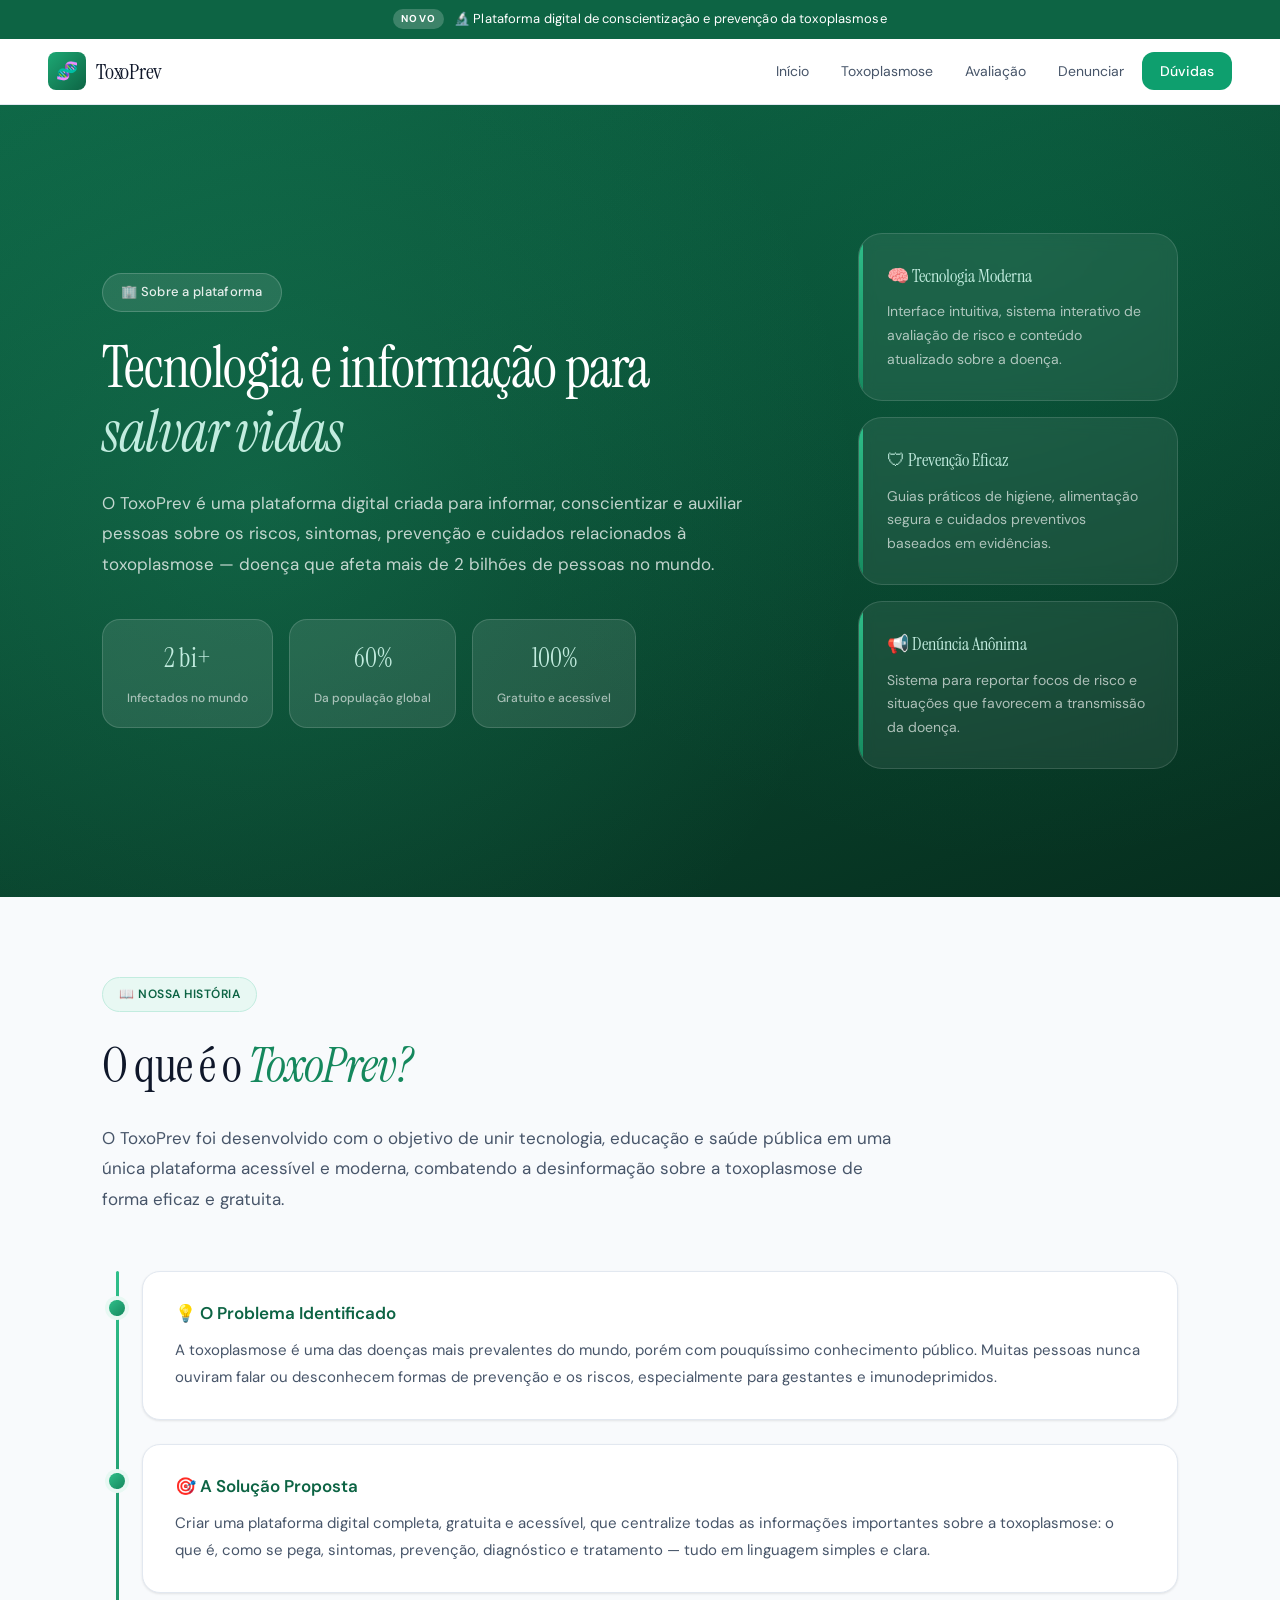
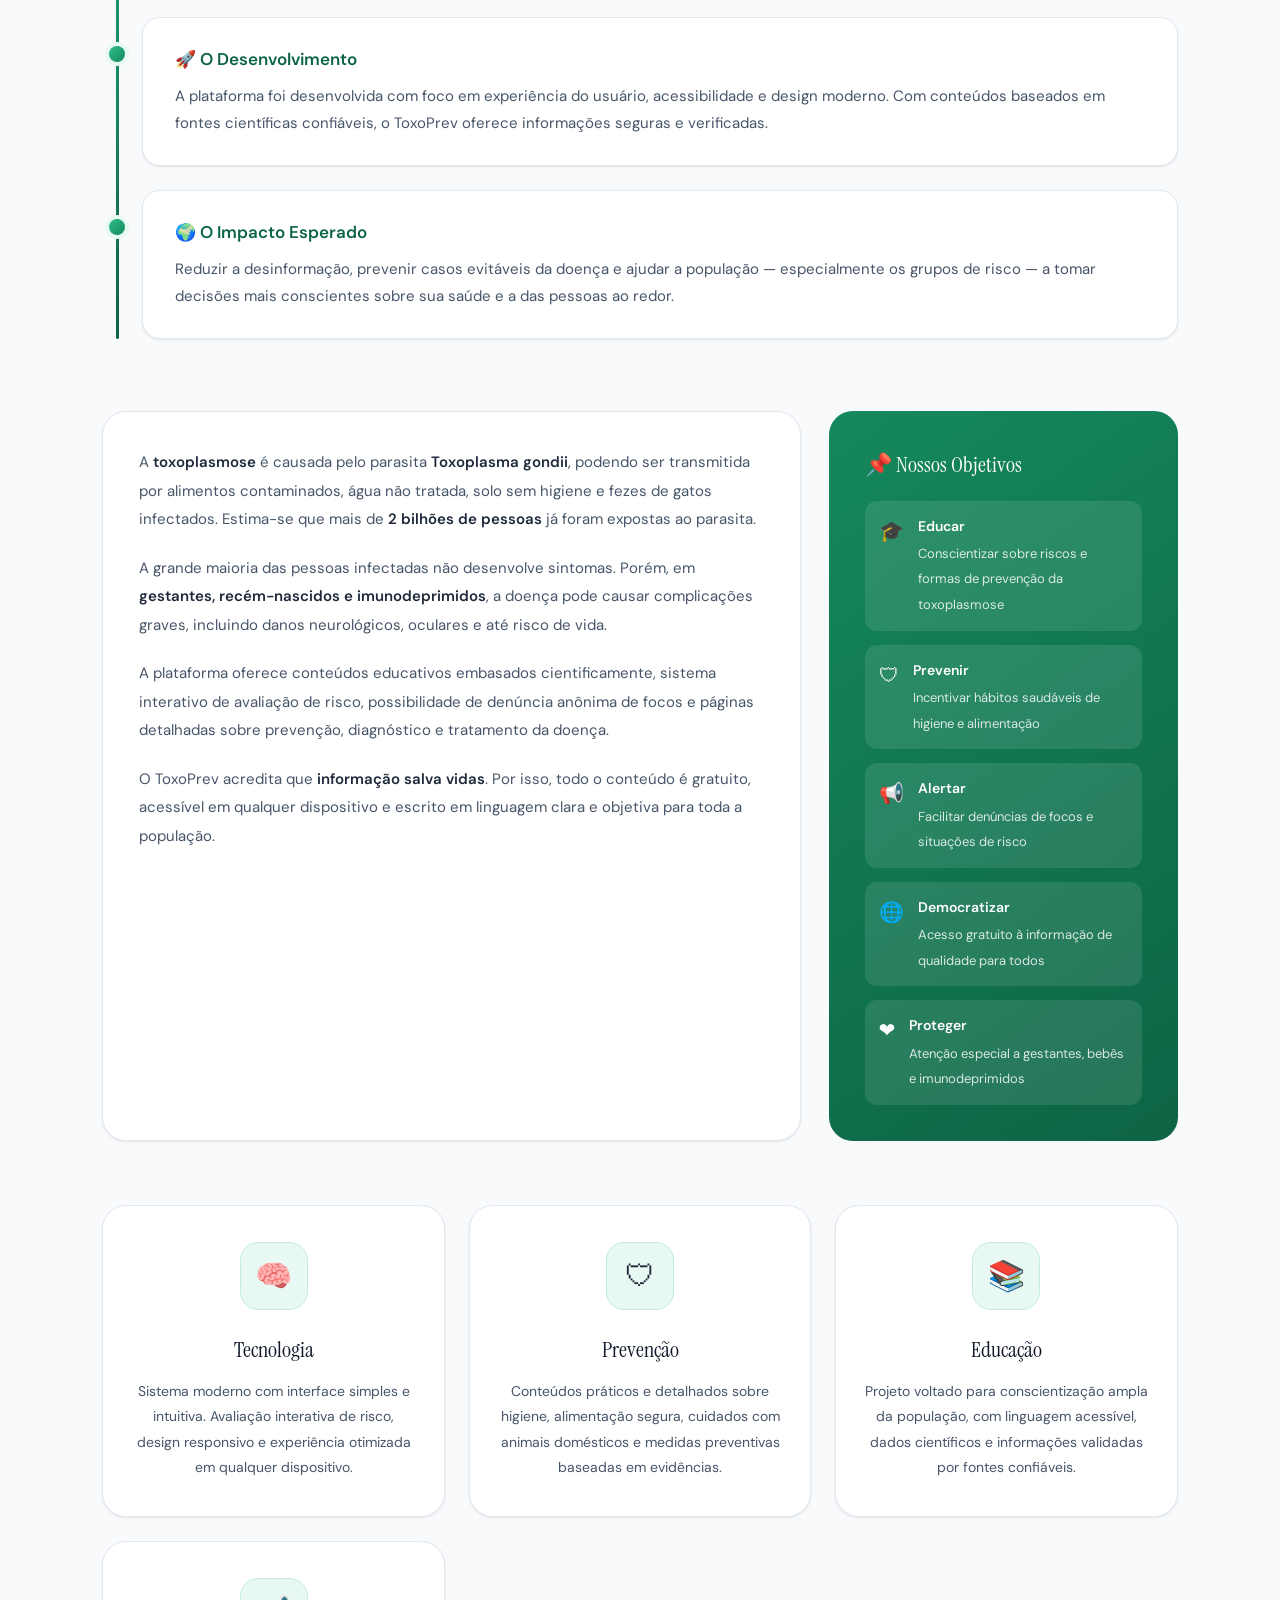
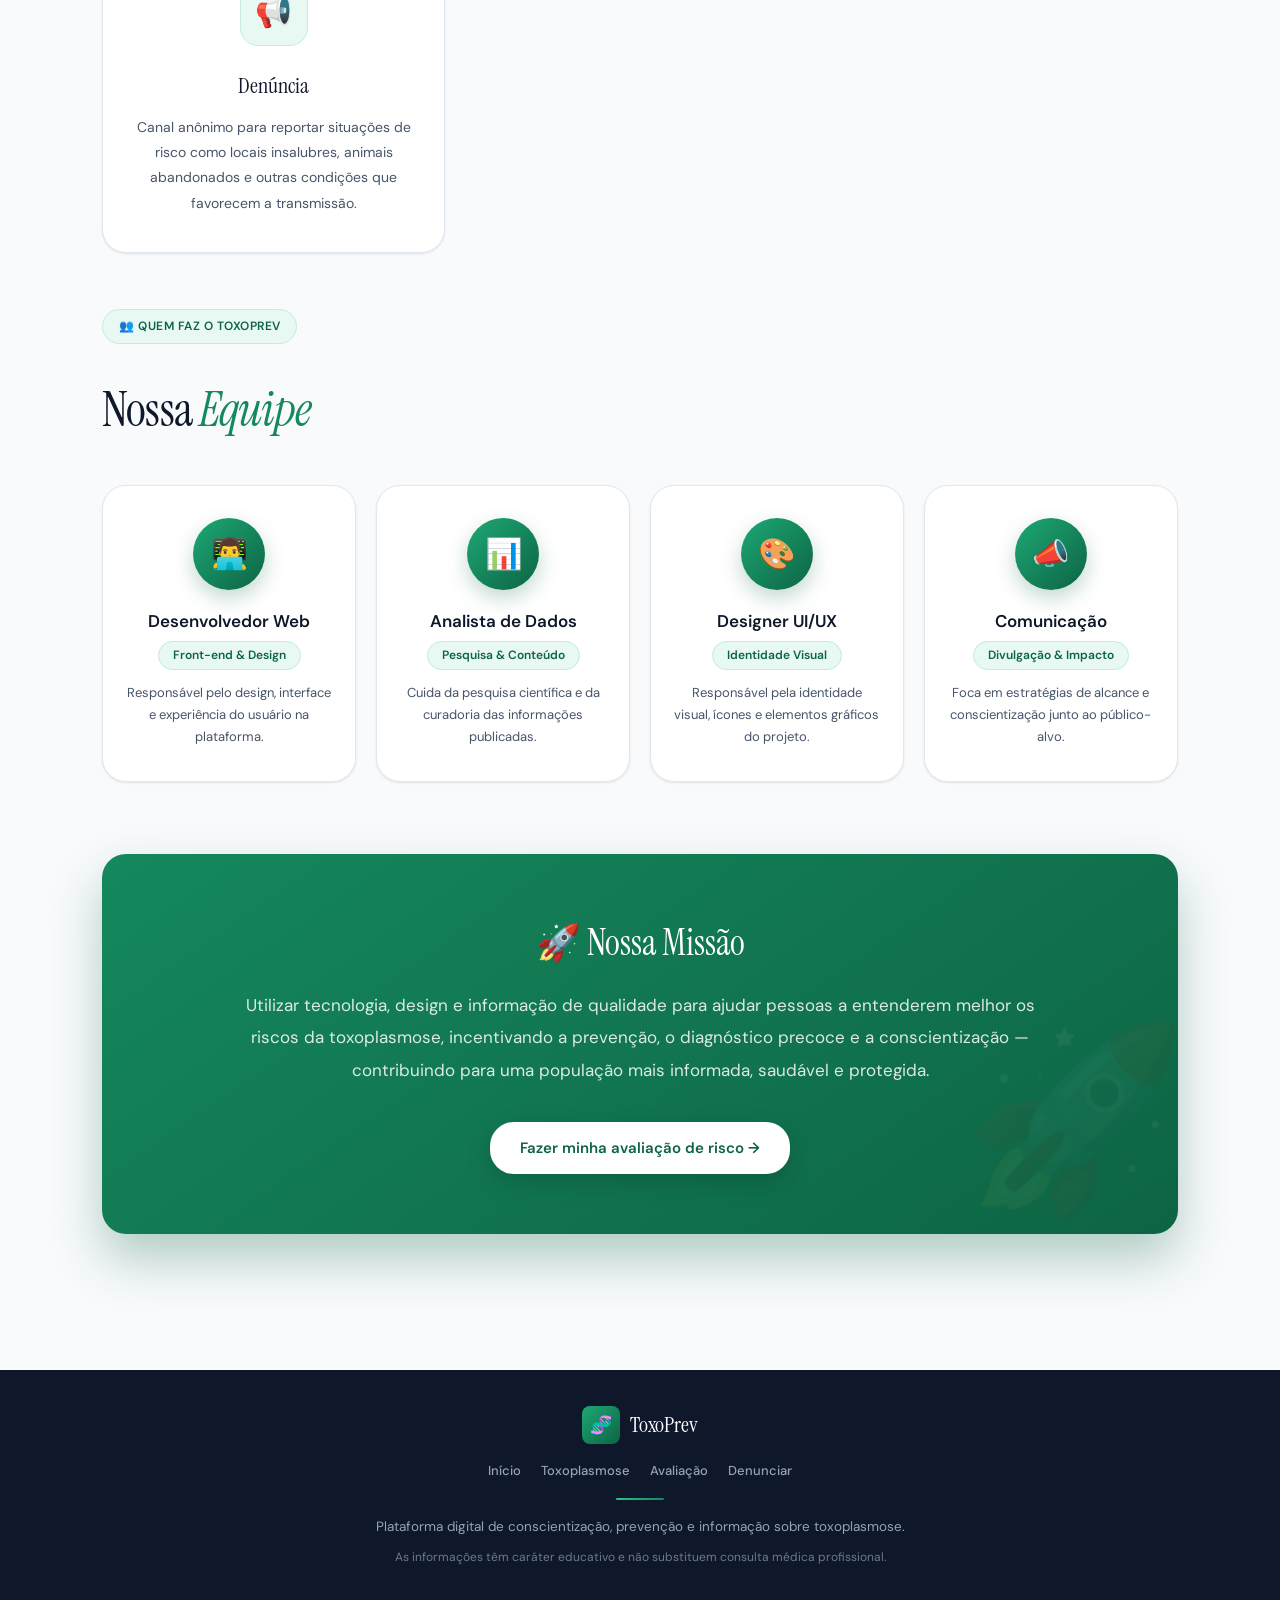
<file: sobre.html>
<!DOCTYPE html>
<html lang="pt-BR">
<head>
  <meta charset="UTF-8">
  <meta name="viewport" content="width=device-width, initial-scale=1.0">
  <title>Sobre Nós - ToxoPrev</title>
  <link rel="icon" type="image/png" href="favicon2.png">
  <link href="https://fonts.googleapis.com/css2?family=Instrument+Serif&family=DM+Sans:wght@300;400;500;600;700&display=swap" rel="stylesheet">
  <link rel="stylesheet" href="sobre.css">

</head>

<body>

<!-- TOP BAR -->
<div class="top-bar">
  <span>Novo</span>
  🔬 Plataforma digital de conscientização e prevenção da toxoplasmose
</div>

<!-- HEADER -->
<header>
  <div class="logo">
    <div class="logo-icon">🧬</div>
    <h1>ToxoPrev</h1>
  </div>
  <nav>
    <a href="index.html">Início</a>
    <a href="toxoplasmose.html">Toxoplasmose</a>
    <a href="entrevista.html">Avaliação</a>
    <a href="denuncia.html">Denunciar</a>
    <a href="duvida.html" class="nav-cta">Dúvidas</a>
  </nav>
</header>

<!-- HERO -->
<section class="sobre-hero">
  <div class="sobre-hero-text">
    <span class="tag-sobre">🏢 Sobre a plataforma</span>
    <h1>Tecnologia e informação para<br><em>salvar vidas</em></h1>
    <p>
      O ToxoPrev é uma plataforma digital criada para informar,
      conscientizar e auxiliar pessoas sobre os riscos, sintomas,
      prevenção e cuidados relacionados à toxoplasmose — doença
      que afeta mais de 2 bilhões de pessoas no mundo.
    </p>
    <div class="hero-stats">
      <div class="hero-stat">
        <strong>2 bi+</strong>
        <span>Infectados no mundo</span>
      </div>
      <div class="hero-stat">
        <strong>60%</strong>
        <span>Da população global</span>
      </div>
      <div class="hero-stat">
        <strong>100%</strong>
        <span>Gratuito e acessível</span>
      </div>
    </div>
  </div>

  <div class="sobre-hero-cards">
    <div class="hero-mini-card">
      <h3>🧠 Tecnologia Moderna</h3>
      <p>Interface intuitiva, sistema interativo de avaliação de risco e conteúdo atualizado sobre a doença.</p>
    </div>
    <div class="hero-mini-card">
      <h3>🛡 Prevenção Eficaz</h3>
      <p>Guias práticos de higiene, alimentação segura e cuidados preventivos baseados em evidências.</p>
    </div>
    <div class="hero-mini-card">
      <h3>📢 Denúncia Anônima</h3>
      <p>Sistema para reportar focos de risco e situações que favorecem a transmissão da doença.</p>
    </div>
  </div>
</section>

<!-- SOBRE CONTEÚDO -->
<section class="sobre-page">
  <div class="sobre-box">

    <span class="section-tag">📖 Nossa História</span>
    <h2>O que é o <em>ToxoPrev?</em></h2>
    <p class="descricao">
      O ToxoPrev foi desenvolvido com o objetivo de unir tecnologia,
      educação e saúde pública em uma única plataforma acessível e moderna,
      combatendo a desinformação sobre a toxoplasmose de forma eficaz e gratuita.
    </p>

    <!-- TIMELINE -->
    <div class="timeline-section">
      <div class="timeline">
        <div class="timeline-item">
          <h4>💡 O Problema Identificado</h4>
          <p>A toxoplasmose é uma das doenças mais prevalentes do mundo, porém com pouquíssimo conhecimento público. Muitas pessoas nunca ouviram falar ou desconhecem formas de prevenção e os riscos, especialmente para gestantes e imunodeprimidos.</p>
        </div>
        <div class="timeline-item">
          <h4>🎯 A Solução Proposta</h4>
          <p>Criar uma plataforma digital completa, gratuita e acessível, que centralize todas as informações importantes sobre a toxoplasmose: o que é, como se pega, sintomas, prevenção, diagnóstico e tratamento — tudo em linguagem simples e clara.</p>
        </div>
        <div class="timeline-item">
          <h4>🚀 O Desenvolvimento</h4>
          <p>A plataforma foi desenvolvida com foco em experiência do usuário, acessibilidade e design moderno. Com conteúdos baseados em fontes científicas confiáveis, o ToxoPrev oferece informações seguras e verificadas.</p>
        </div>
        <div class="timeline-item">
          <h4>🌍 O Impacto Esperado</h4>
          <p>Reduzir a desinformação, prevenir casos evitáveis da doença e ajudar a população — especialmente os grupos de risco — a tomar decisões mais conscientes sobre sua saúde e a das pessoas ao redor.</p>
        </div>
      </div>
    </div>

    <!-- LINHA INFO -->
    <div class="linha-info">
      <div class="info-texto">
        <p>
          A <strong>toxoplasmose</strong> é causada pelo parasita
          <strong>Toxoplasma gondii</strong>, podendo ser transmitida por alimentos
          contaminados, água não tratada, solo sem higiene e fezes de gatos infectados.
          Estima-se que mais de <strong>2 bilhões de pessoas</strong> já foram expostas ao parasita.
        </p>
        <p>
          A grande maioria das pessoas infectadas não desenvolve sintomas.
          Porém, em <strong>gestantes, recém-nascidos e imunodeprimidos</strong>,
          a doença pode causar complicações graves, incluindo danos neurológicos,
          oculares e até risco de vida.
        </p>
        <p>
          A plataforma oferece conteúdos educativos embasados cientificamente,
          sistema interativo de avaliação de risco, possibilidade de denúncia
          anônima de focos e páginas detalhadas sobre prevenção, diagnóstico
          e tratamento da doença.
        </p>
        <p>
          O ToxoPrev acredita que <strong>informação salva vidas</strong>.
          Por isso, todo o conteúdo é gratuito, acessível em qualquer dispositivo
          e escrito em linguagem clara e objetiva para toda a população.
        </p>
      </div>

      <div class="sobre-info-box">
        <h3>📌 Nossos Objetivos</h3>
        <div class="objetivo-item">
          <span class="obj-icon">🎓</span>
          <div class="obj-text">
            <strong>Educar</strong>
            <span>Conscientizar sobre riscos e formas de prevenção da toxoplasmose</span>
          </div>
        </div>
        <div class="objetivo-item">
          <span class="obj-icon">🛡</span>
          <div class="obj-text">
            <strong>Prevenir</strong>
            <span>Incentivar hábitos saudáveis de higiene e alimentação</span>
          </div>
        </div>
        <div class="objetivo-item">
          <span class="obj-icon">📢</span>
          <div class="obj-text">
            <strong>Alertar</strong>
            <span>Facilitar denúncias de focos e situações de risco</span>
          </div>
        </div>
        <div class="objetivo-item">
          <span class="obj-icon">🌐</span>
          <div class="obj-text">
            <strong>Democratizar</strong>
            <span>Acesso gratuito à informação de qualidade para todos</span>
          </div>
        </div>
        <div class="objetivo-item">
          <span class="obj-icon">❤️</span>
          <div class="obj-text">
            <strong>Proteger</strong>
            <span>Atenção especial a gestantes, bebês e imunodeprimidos</span>
          </div>
        </div>
      </div>
    </div>

    <!-- CARDS -->
    <div class="cards">
      <div class="card-sobre">
        <div class="icon-card">🧠</div>
        <h3>Tecnologia</h3>
        <p>Sistema moderno com interface simples e intuitiva. Avaliação interativa de risco, design responsivo e experiência otimizada em qualquer dispositivo.</p>
      </div>
      <div class="card-sobre">
        <div class="icon-card">🛡</div>
        <h3>Prevenção</h3>
        <p>Conteúdos práticos e detalhados sobre higiene, alimentação segura, cuidados com animais domésticos e medidas preventivas baseadas em evidências.</p>
      </div>
      <div class="card-sobre">
        <div class="icon-card">📚</div>
        <h3>Educação</h3>
        <p>Projeto voltado para conscientização ampla da população, com linguagem acessível, dados científicos e informações validadas por fontes confiáveis.</p>
      </div>
      <div class="card-sobre">
        <div class="icon-card">📢</div>
        <h3>Denúncia</h3>
        <p>Canal anônimo para reportar situações de risco como locais insalubres, animais abandonados e outras condições que favorecem a transmissão.</p>
      </div>
    </div>

    <!-- EQUIPE -->
    <div class="equipe-section">
      <span class="section-tag">👥 Quem faz o ToxoPrev</span>
      <h2 style="margin-top: 12px;">Nossa <em>Equipe</em></h2>
      <div class="equipe-grid">
        <div class="equipe-card">
          <div class="equipe-avatar">👨‍💻</div>
          <h4>Desenvolvedor Web</h4>
          <span class="cargo">Front-end & Design</span>
          <p>Responsável pelo design, interface e experiência do usuário na plataforma.</p>
        </div>
        <div class="equipe-card">
          <div class="equipe-avatar">📊</div>
          <h4>Analista de Dados</h4>
          <span class="cargo">Pesquisa & Conteúdo</span>
          <p>Cuida da pesquisa científica e da curadoria das informações publicadas.</p>
        </div>
        <div class="equipe-card">
          <div class="equipe-avatar">🎨</div>
          <h4>Designer UI/UX</h4>
          <span class="cargo">Identidade Visual</span>
          <p>Responsável pela identidade visual, ícones e elementos gráficos do projeto.</p>
        </div>
        <div class="equipe-card">
          <div class="equipe-avatar">📣</div>
          <h4>Comunicação</h4>
          <span class="cargo">Divulgação & Impacto</span>
          <p>Foca em estratégias de alcance e conscientização junto ao público-alvo.</p>
        </div>
      </div>
    </div>

    <!-- MISSÃO -->
    <div class="missao-box">
      <h3>🚀 Nossa Missão</h3>
      <p>
        Utilizar tecnologia, design e informação de qualidade para ajudar pessoas
        a entenderem melhor os riscos da toxoplasmose, incentivando a prevenção,
        o diagnóstico precoce e a conscientização — contribuindo para uma população
        mais informada, saudável e protegida.
      </p>
      <a href="entrevista.html" class="missao-cta">Fazer minha avaliação de risco →</a>
    </div>

  </div>
</section>

<!-- FOOTER -->
<footer>
  <div class="footer-logo">
    <div class="footer-logo-icon">🧬</div>
    <h3>ToxoPrev</h3>
  </div>
  <div class="footer-links">
    <a href="index.html">Início</a>
    <a href="toxoplasmose.html">Toxoplasmose</a>
    <a href="entrevista.html">Avaliação</a>
    <a href="denuncia.html">Denunciar</a>
  </div>
  <div class="footer-divider"></div>
  <p>Plataforma digital de conscientização, prevenção e informação sobre toxoplasmose.</p>
  <p style="margin-top: 8px; font-size: 12px; opacity: 0.7;">
    As informações têm caráter educativo e não substituem consulta médica profissional.
  </p>
</footer>

</body>
</html>
</file>
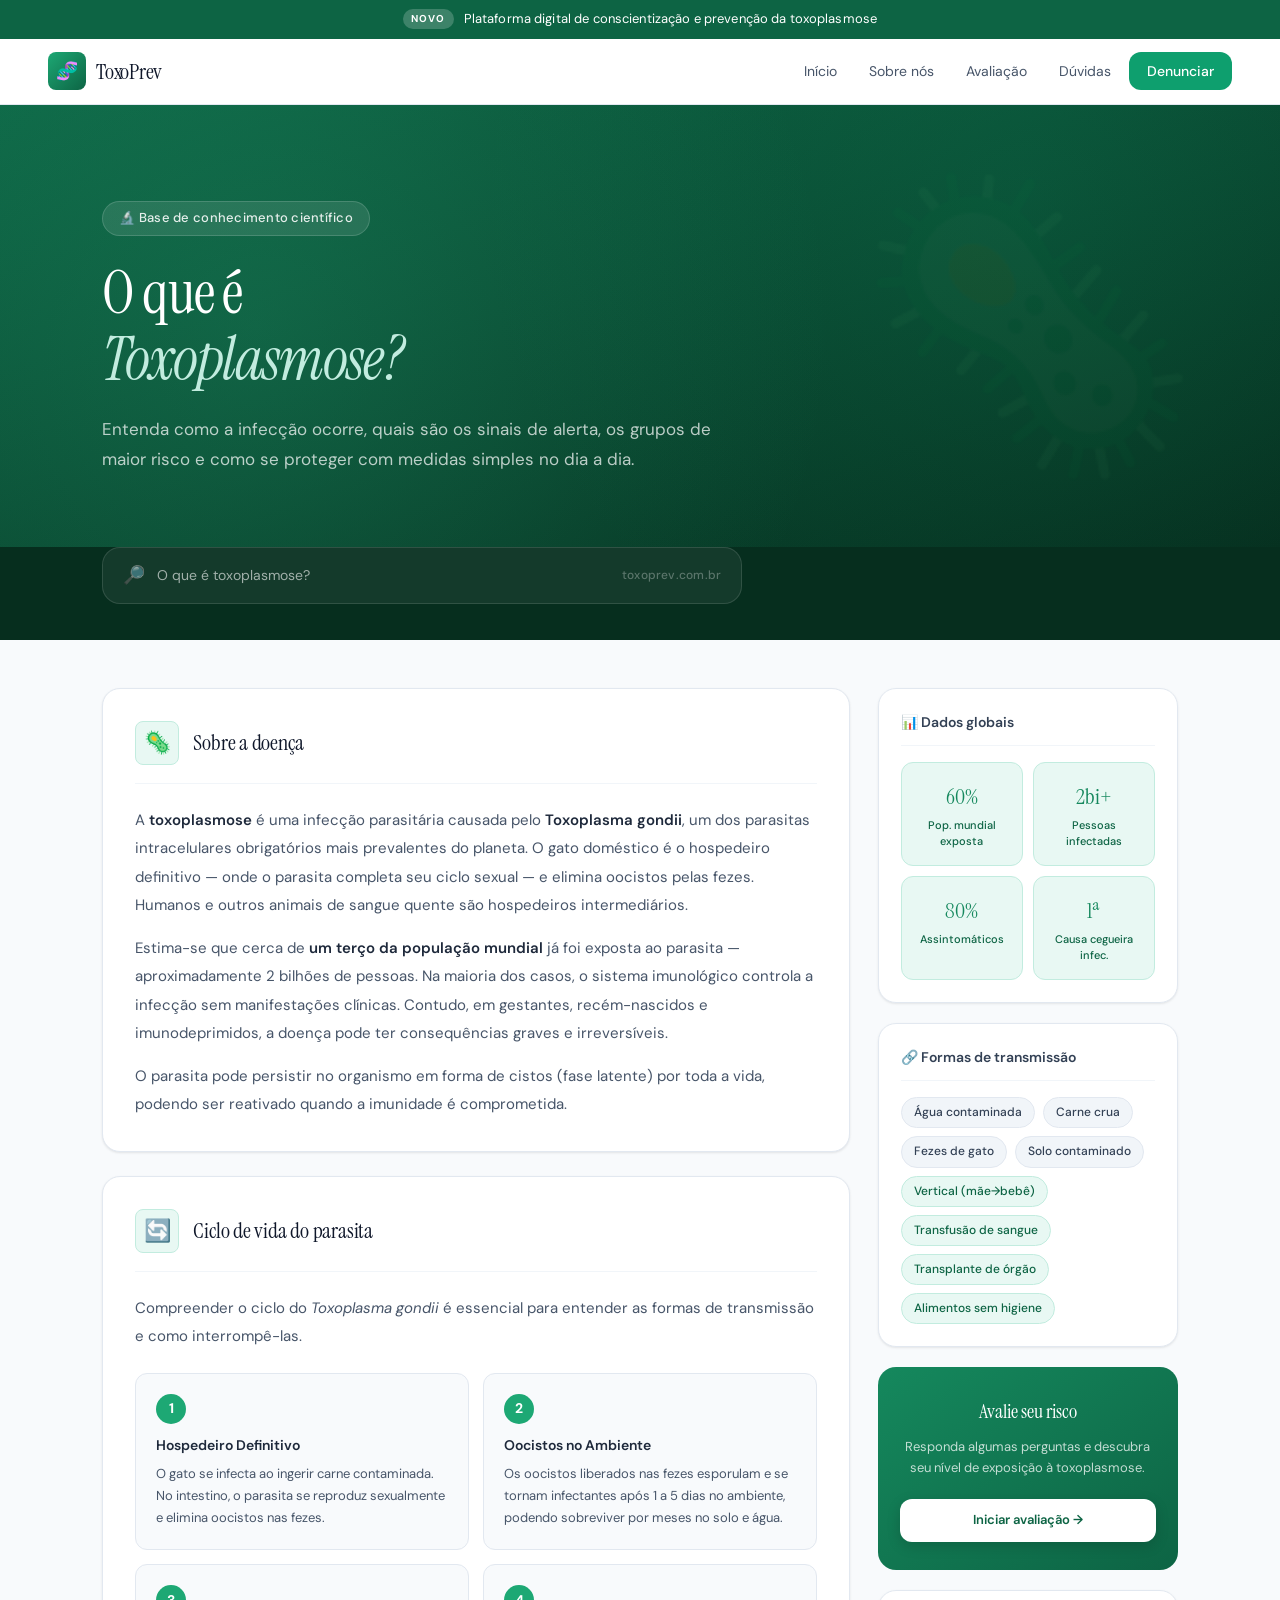
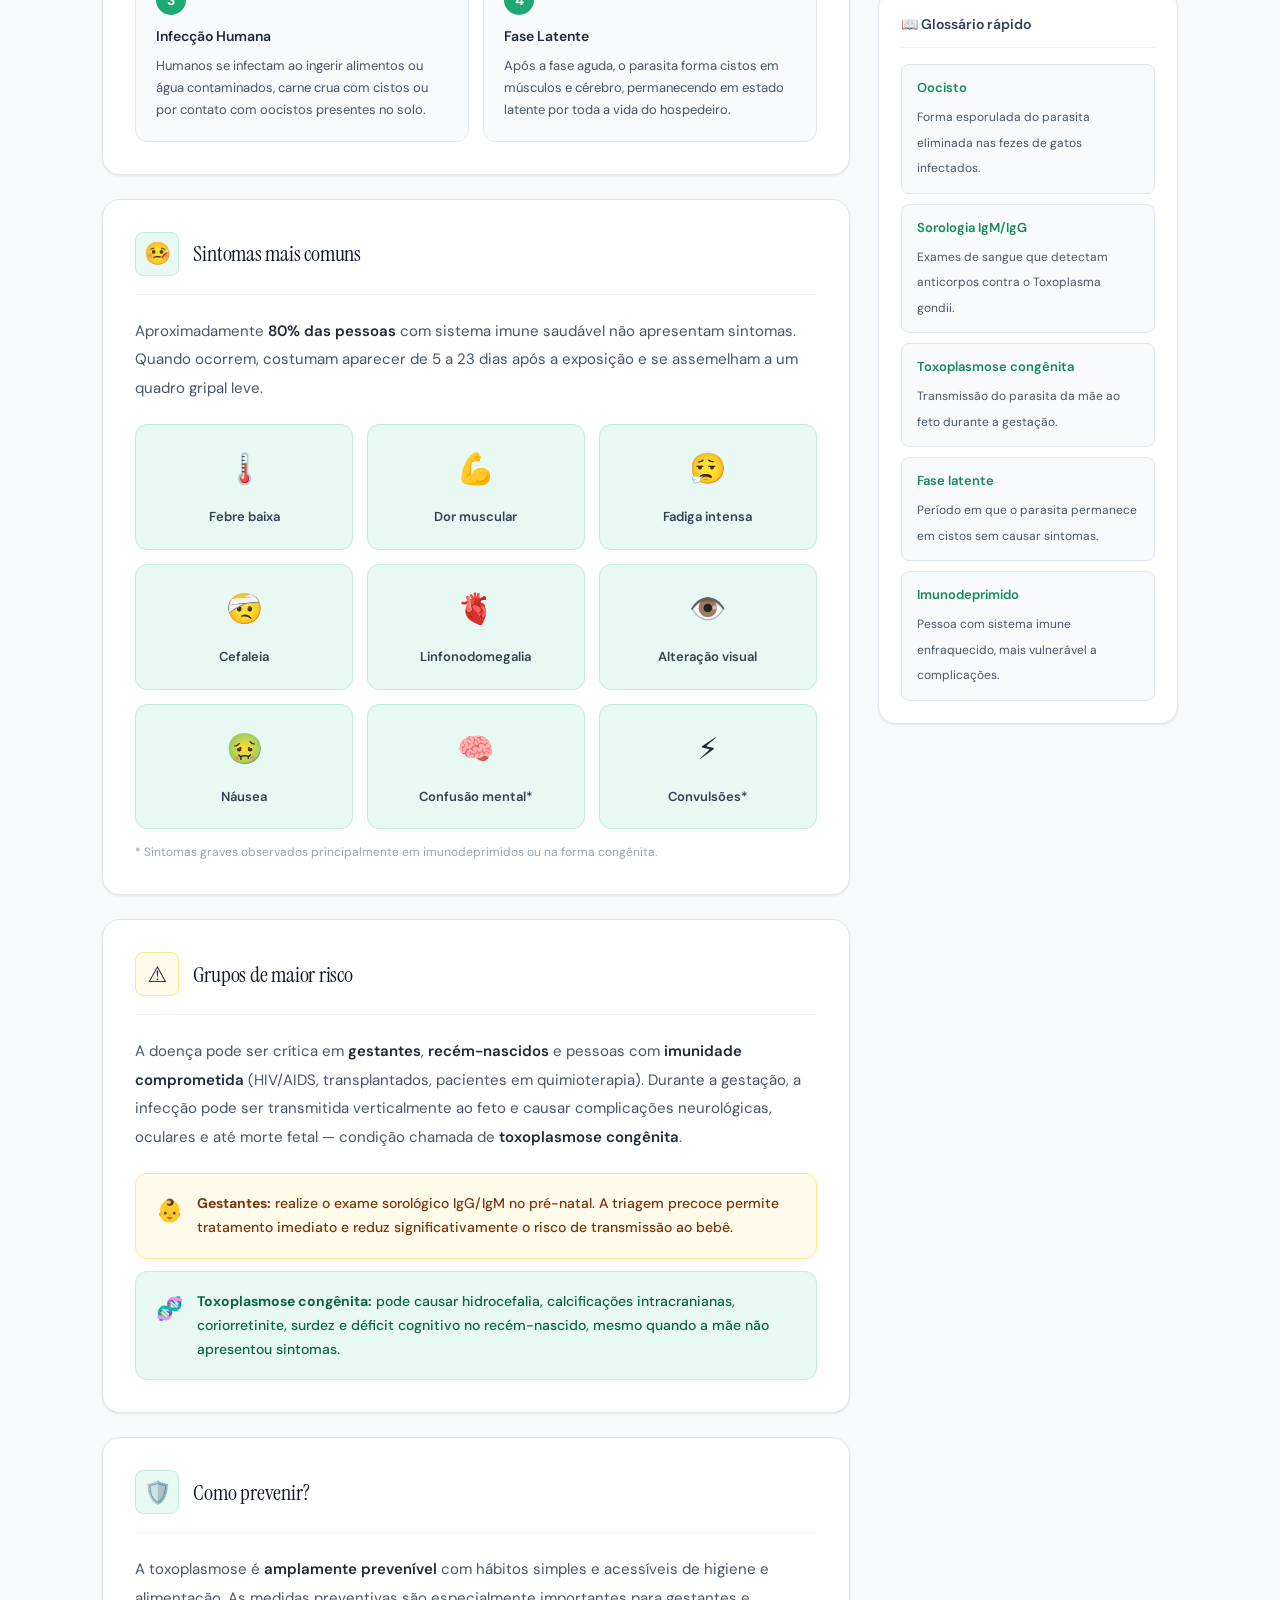
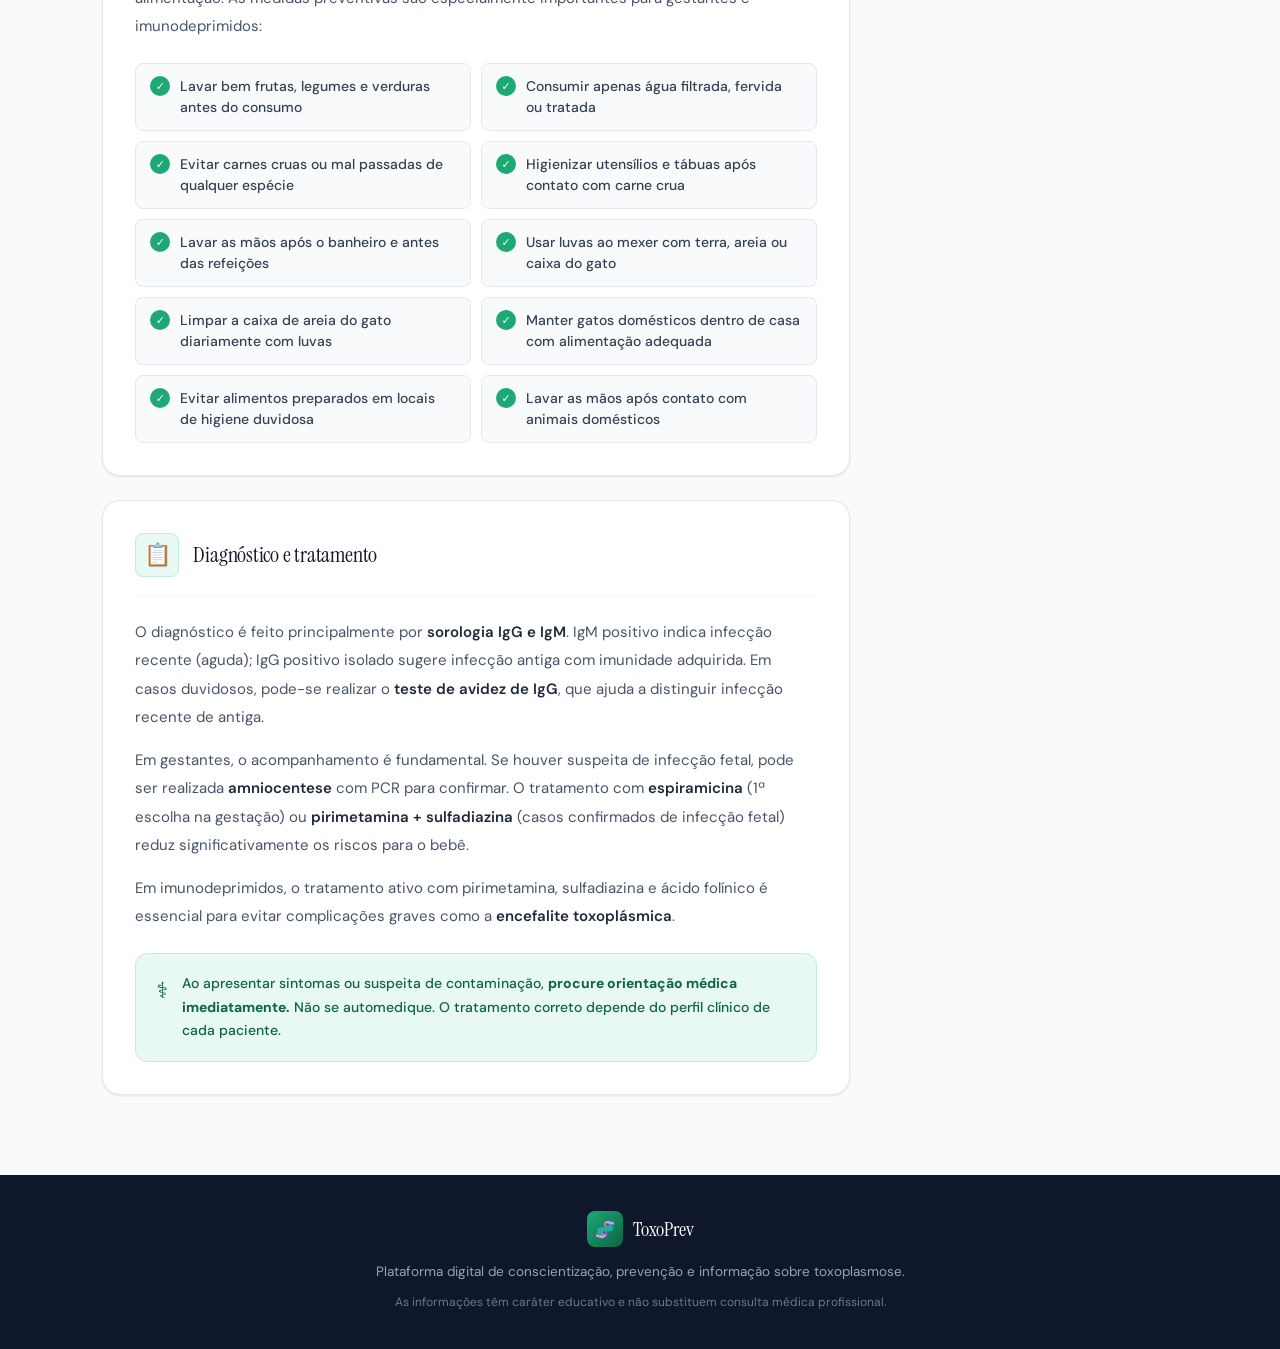
<file: toxoplasmose.html>
<!DOCTYPE html>
<html lang="pt-BR">
<head>
  <meta charset="UTF-8">
  <meta name="viewport" content="width=device-width, initial-scale=1.0">
  <title>O que é Toxoplasmose? — ToxoPrev</title>
  <link rel="icon" type="image/png" href="favicon2.png">
  <link href="https://fonts.googleapis.com/css2?family=Instrument+Serif&family=DM+Sans:wght@300;400;500;600;700&display=swap" rel="stylesheet">

  <style>
    *, *::before, *::after { margin: 0; padding: 0; box-sizing: border-box; }
    html { scroll-behavior: smooth; }

    :root {
      --teal-50: #e8f8f3;
      --teal-100: #c2ecdf;
      --teal-400: #2fbf8a;
      --teal-500: #1da874;
      --teal-600: #15885d;
      --teal-700: #0d6444;
      --teal-900: #062e1e;
      --slate-50: #f8fafc;
      --slate-100: #f1f5f9;
      --slate-200: #e2e8f0;
      --slate-400: #94a3b8;
      --slate-600: #475569;
      --slate-700: #334155;
      --slate-800: #1e293b;
      --slate-900: #0f172a;
      --accent: #0e9f6e;
      --font-display: 'Instrument Serif', Georgia, serif;
      --font-body: 'DM Sans', system-ui, sans-serif;
      --radius-sm: 8px;
      --radius-md: 12px;
      --radius-lg: 18px;
      --radius-xl: 24px;
      --shadow-sm: 0 1px 3px rgba(0,0,0,0.06), 0 1px 2px rgba(0,0,0,0.04);
      --shadow-md: 0 4px 16px rgba(0,0,0,0.07), 0 2px 6px rgba(0,0,0,0.04);
      --shadow-lg: 0 12px 40px rgba(0,0,0,0.10), 0 4px 12px rgba(0,0,0,0.05);
    }

    body {
      font-family: var(--font-body);
      background: var(--slate-50);
      color: var(--slate-800);
      font-size: 16px;
      line-height: 1.6;
      -webkit-font-smoothing: antialiased;
      overflow-x: hidden;
    }

    a { text-decoration: none; color: inherit; }

    /* ── TOP BAR ── */
    .top-bar {
      background: var(--teal-700);
      color: #fff;
      text-align: center;
      padding: 9px 20px;
      font-size: 13px;
      font-weight: 400;
      letter-spacing: 0.01em;
      display: flex;
      align-items: center;
      justify-content: center;
      gap: 10px;
    }

    .top-bar span {
      background: rgba(255,255,255,0.2);
      color: #fff;
      font-size: 10px;
      font-weight: 700;
      letter-spacing: 0.12em;
      padding: 2px 8px;
      border-radius: 20px;
      text-transform: uppercase;
    }

    /* ── HEADER ── */
    header {
      position: sticky;
      top: 0;
      z-index: 100;
      background: rgba(255,255,255,0.92);
      backdrop-filter: blur(14px);
      -webkit-backdrop-filter: blur(14px);
      border-bottom: 1px solid var(--slate-200);
      padding: 0 48px;
      display: flex;
      align-items: center;
      justify-content: space-between;
      height: 66px;
    }

    .logo { display: flex; align-items: center; gap: 10px; }

    .logo-icon {
      width: 38px; height: 38px;
      background: linear-gradient(135deg, var(--teal-500), var(--teal-700));
      border-radius: var(--radius-sm);
      display: flex;
      align-items: center;
      justify-content: center;
      font-size: 18px;
    }

    .logo h1 {
      font-family: var(--font-display);
      font-size: 22px;
      font-weight: 400;
      color: var(--slate-900);
      letter-spacing: -0.01em;
    }

    nav { display: flex; align-items: center; gap: 4px; }

    nav a {
      font-size: 14px;
      font-weight: 400;
      color: var(--slate-600);
      padding: 7px 14px;
      border-radius: var(--radius-sm);
      transition: background 0.18s, color 0.18s;
    }

    nav a:hover { background: var(--slate-100); color: var(--slate-900); }

    nav a.nav-cta {
      background: var(--accent);
      color: #fff;
      font-weight: 500;
      padding: 8px 18px;
      border-radius: var(--radius-md);
      transition: background 0.18s, transform 0.12s;
    }

    nav a.nav-cta:hover { background: var(--teal-600); transform: translateY(-1px); }

    /* ── HERO ── */
    .hero-strip {
      padding: 96px 8% 72px;
      background: linear-gradient(160deg, var(--teal-700) 0%, var(--teal-900) 100%);
      position: relative;
      overflow: hidden;
    }

    .hero-strip::before {
      content: '';
      position: absolute;
      inset: 0;
      background-image:
        radial-gradient(circle at 20% 50%, rgba(47,191,138,0.18) 0%, transparent 55%),
        radial-gradient(circle at 80% 20%, rgba(14,159,110,0.14) 0%, transparent 50%);
    }

    .hero-strip::after {
      content: "🦠";
      position: absolute;
      font-size: 280px;
      opacity: 0.04;
      right: 6%;
      top: 50%;
      transform: translateY(-50%);
    }

    .hero-inner { max-width: 760px; position: relative; }

    .hero-badge {
      display: inline-flex;
      align-items: center;
      gap: 7px;
      background: rgba(255,255,255,0.1);
      border: 1px solid rgba(255,255,255,0.15);
      color: rgba(255,255,255,0.88);
      font-size: 13px;
      font-weight: 500;
      padding: 6px 16px;
      border-radius: 20px;
      margin-bottom: 24px;
      letter-spacing: 0.02em;
    }

    .hero-strip h2 {
      font-family: var(--font-display);
      font-size: clamp(36px, 5vw, 60px);
      font-weight: 400;
      line-height: 1.1;
      margin-bottom: 22px;
      color: #fff;
      letter-spacing: -0.02em;
    }

    .hero-strip h2 em {
      font-style: italic;
      color: var(--teal-100);
    }

    .hero-sub {
      font-size: 17px;
      color: rgba(255,255,255,0.72);
      line-height: 1.8;
      max-width: 640px;
    }

    /* ── SEARCH ── */
    .search-wrapper {
      background: var(--teal-900);
      padding: 0 8% 36px;
      display: flex;
      justify-content: flex-start;
    }

    .search-bar {
      display: flex;
      align-items: center;
      gap: 12px;
      background: rgba(255,255,255,0.06);
      border: 1px solid rgba(255,255,255,0.12);
      border-radius: var(--radius-lg);
      padding: 13px 20px;
      max-width: 640px;
      width: 100%;
      transition: border-color 0.2s, background 0.2s;
    }

    .search-bar:hover {
      background: rgba(255,255,255,0.09);
      border-color: rgba(255,255,255,0.2);
    }

    .search-icon { font-size: 18px; opacity: 0.6; }

    .search-bar input {
      flex: 1;
      background: none;
      border: none;
      outline: none;
      font-family: var(--font-body);
      font-size: 14px;
      color: rgba(255,255,255,0.6);
      font-weight: 400;
    }

    .search-domain {
      font-size: 12px;
      color: rgba(255,255,255,0.3);
      font-weight: 500;
      letter-spacing: 0.02em;
      white-space: nowrap;
    }

    /* ── LAYOUT ── */
    .page-body {
      display: grid;
      grid-template-columns: 1fr 300px;
      gap: 28px;
      padding: 48px 8% 80px;
      max-width: 1300px;
      margin: 0 auto;
    }

    /* ── CARD ── */
    .card {
      background: #fff;
      border: 1px solid var(--slate-200);
      border-radius: var(--radius-lg);
      padding: 32px;
      margin-bottom: 24px;
      box-shadow: var(--shadow-sm);
      transition: box-shadow 0.2s;
    }

    .card:hover { box-shadow: var(--shadow-md); }
    .card:last-child { margin-bottom: 0; }

    .card-header {
      display: flex;
      align-items: center;
      gap: 14px;
      margin-bottom: 22px;
      padding-bottom: 18px;
      border-bottom: 1px solid var(--slate-100);
    }

    .card-header h3 {
      font-family: var(--font-display);
      font-size: 22px;
      font-weight: 400;
      color: var(--slate-900);
      letter-spacing: -0.01em;
    }

    .card-icon {
      width: 44px; height: 44px;
      border-radius: var(--radius-sm);
      display: flex;
      align-items: center;
      justify-content: center;
      font-size: 22px;
      flex-shrink: 0;
    }

    .icon-teal { background: var(--teal-50); border: 1px solid var(--teal-100); }
    .icon-amber { background: #fffbeb; border: 1px solid #fde68a; }

    .body-text { font-size: 15px; color: var(--slate-600); line-height: 1.9; }
    .body-text strong { color: var(--slate-800); font-weight: 600; }

    /* ── CICLO ── */
    .ciclo-grid {
      display: grid;
      grid-template-columns: 1fr 1fr;
      gap: 14px;
      margin-top: 22px;
    }

    .ciclo-item {
      background: var(--slate-50);
      border: 1px solid var(--slate-200);
      border-radius: var(--radius-md);
      padding: 20px;
      transition: 0.2s;
    }

    .ciclo-item:hover {
      border-color: var(--teal-100);
      background: var(--teal-50);
    }

    .ciclo-num {
      display: inline-flex;
      align-items: center;
      justify-content: center;
      width: 30px; height: 30px;
      border-radius: 50%;
      background: var(--teal-500);
      color: #fff;
      font-weight: 700;
      font-size: 14px;
      margin-bottom: 10px;
    }

    .ciclo-item h5 {
      font-size: 14px;
      font-weight: 600;
      color: var(--slate-800);
      margin-bottom: 7px;
    }

    .ciclo-item p { font-size: 13px; color: var(--slate-600); line-height: 1.7; }

    /* ── SINTOMAS ── */
    .sintomas-grid {
      display: grid;
      grid-template-columns: repeat(3, 1fr);
      gap: 14px;
      margin-top: 22px;
    }

    .sintoma-card {
      background: var(--teal-50);
      border: 1px solid var(--teal-100);
      border-radius: var(--radius-md);
      padding: 20px 14px;
      text-align: center;
      transition: 0.2s;
      cursor: default;
    }

    .sintoma-card:hover {
      background: var(--teal-500);
      border-color: var(--teal-500);
      transform: translateY(-3px);
      box-shadow: var(--shadow-md);
    }

    .sintoma-card:hover .sintoma-label { color: #fff; }

    .sintoma-icon { font-size: 30px; display: block; margin-bottom: 10px; }

    .sintoma-label {
      font-size: 13px;
      font-weight: 600;
      color: var(--slate-700);
      transition: color 0.2s;
    }

    /* ── PREVENÇÃO ── */
    .prevention-list {
      list-style: none;
      margin-top: 22px;
      display: grid;
      grid-template-columns: 1fr 1fr;
      gap: 10px;
    }

    .prevention-list li {
      background: var(--slate-50);
      border: 1px solid var(--slate-200);
      border-radius: var(--radius-sm);
      padding: 12px 14px;
      font-size: 14px;
      color: var(--slate-700);
      font-weight: 500;
      display: flex;
      align-items: flex-start;
      gap: 10px;
      line-height: 1.5;
      transition: background 0.15s, border-color 0.15s;
    }

    .prevention-list li:hover {
      background: var(--teal-50);
      border-color: var(--teal-100);
    }

    .prevention-list li::before {
      content: "✓";
      display: inline-flex;
      width: 20px; height: 20px;
      background: var(--teal-500);
      color: #fff;
      border-radius: 50%;
      align-items: center;
      justify-content: center;
      font-size: 11px;
      font-weight: 700;
      flex-shrink: 0;
    }

    /* ── ALERTA ── */
    .alert {
      display: flex;
      align-items: flex-start;
      gap: 14px;
      padding: 18px 20px;
      border-radius: var(--radius-md);
      font-size: 14px;
      line-height: 1.7;
      font-weight: 500;
    }

    .alert-teal {
      background: var(--teal-50);
      border: 1px solid var(--teal-100);
      color: var(--teal-700);
    }

    .alert-amber {
      background: #fffbeb;
      border: 1px solid #fde68a;
      color: #78350f;
    }

    .alert-icon { font-size: 22px; flex-shrink: 0; }

    /* ── SIDEBAR ── */
    .side-col {
      position: sticky;
      top: 90px;
      display: flex;
      flex-direction: column;
      gap: 20px;
      align-self: start;
    }

    .side-card {
      background: #fff;
      border: 1px solid var(--slate-200);
      border-radius: var(--radius-lg);
      padding: 22px;
      box-shadow: var(--shadow-sm);
    }

    .side-card h4 {
      font-size: 14px;
      font-weight: 600;
      color: var(--slate-700);
      margin-bottom: 16px;
      padding-bottom: 12px;
      border-bottom: 1px solid var(--slate-100);
    }

    /* ── STATS ── */
    .stats-grid {
      display: grid;
      grid-template-columns: 1fr 1fr;
      gap: 10px;
    }

    .stat-item {
      background: var(--teal-50);
      border: 1px solid var(--teal-100);
      border-radius: var(--radius-md);
      padding: 16px 12px;
      text-align: center;
    }

    .stat-value {
      display: block;
      font-family: var(--font-display);
      font-size: 22px;
      font-weight: 400;
      color: var(--teal-600);
      margin-bottom: 4px;
    }

    .stat-label {
      display: block;
      font-size: 11px;
      color: var(--teal-700);
      font-weight: 500;
      line-height: 1.4;
    }

    /* ── TAGS ── */
    .tag-list { display: flex; flex-wrap: wrap; gap: 8px; }

    .tag {
      background: var(--slate-100);
      color: var(--slate-700);
      border: 1px solid var(--slate-200);
      padding: 5px 12px;
      border-radius: 20px;
      font-size: 12px;
      font-weight: 500;
      cursor: pointer;
      transition: 0.15s;
    }

    .tag:hover {
      background: var(--teal-50);
      color: var(--teal-700);
      border-color: var(--teal-100);
    }

    .tag.green {
      background: var(--teal-50);
      color: var(--teal-700);
      border-color: var(--teal-100);
    }

    .tag.green:hover {
      background: var(--teal-500);
      color: #fff;
      border-color: var(--teal-500);
    }

    /* ── CTA CARD ── */
    .cta-card {
      background: linear-gradient(145deg, var(--teal-600), var(--teal-700));
      color: #fff;
      border-radius: var(--radius-lg);
      padding: 28px 22px;
      text-align: center;
    }

    .cta-card h4 {
      font-family: var(--font-display);
      font-size: 20px;
      font-weight: 400;
      margin-bottom: 10px;
      color: #fff;
    }

    .cta-card p {
      font-size: 13px;
      color: rgba(255,255,255,0.75);
      margin-bottom: 20px;
      line-height: 1.6;
    }

    .cta-btn {
      display: inline-block;
      background: #fff;
      color: var(--teal-700);
      padding: 11px 22px;
      border-radius: var(--radius-md);
      font-weight: 600;
      font-size: 13px;
      transition: 0.2s;
      box-shadow: 0 4px 14px rgba(0,0,0,0.15);
      width: 100%;
      text-align: center;
    }

    .cta-btn:hover { transform: translateY(-2px); box-shadow: 0 8px 22px rgba(0,0,0,0.2); }

    /* ── GLOSSÁRIO ── */
    .glossario-list { display: flex; flex-direction: column; gap: 10px; }

    .glossario-item {
      padding: 13px 15px;
      background: var(--slate-50);
      border-radius: var(--radius-sm);
      border: 1px solid var(--slate-200);
      transition: 0.2s;
    }

    .glossario-item:hover {
      border-color: var(--teal-100);
      background: var(--teal-50);
    }

    .glossario-item strong {
      display: block;
      font-size: 13px;
      color: var(--teal-600);
      margin-bottom: 4px;
      font-weight: 600;
    }

    .glossario-item span { font-size: 12px; color: var(--slate-600); line-height: 1.6; }

    /* ── FOOTER ── */
    footer {
      background: var(--slate-900);
      color: var(--slate-400);
      text-align: center;
      padding: 36px 48px;
      font-size: 13.5px;
      line-height: 1.7;
    }

    .footer-inner {
      display: flex;
      align-items: center;
      justify-content: center;
      gap: 10px;
      margin-bottom: 14px;
    }

    .footer-icon {
      width: 36px; height: 36px;
      border-radius: var(--radius-sm);
      background: linear-gradient(135deg, var(--teal-500), var(--teal-700));
      display: flex;
      align-items: center;
      justify-content: center;
      font-size: 16px;
    }

    footer strong {
      font-family: var(--font-display);
      font-size: 20px;
      font-weight: 400;
      color: #fff;
    }

    footer p { color: var(--slate-400); }

    /* ── RESPONSIVO ── */
    @media(max-width: 1100px) {
      .page-body { grid-template-columns: 1fr; }
      .side-col { position: static; display: grid; grid-template-columns: 1fr 1fr; }
    }

    @media(max-width: 768px) {
      header { padding: 0 20px; }
      nav { display: none; }
      .hero-strip { padding: 64px 20px 52px; }
      .search-wrapper { padding: 0 20px 28px; }
      .page-body { padding: 32px 20px 60px; }
      .sintomas-grid { grid-template-columns: repeat(2, 1fr); }
      .prevention-list { grid-template-columns: 1fr; }
      .ciclo-grid { grid-template-columns: 1fr; }
      .side-col { display: flex; flex-direction: column; }
    }
  </style>
</head>

<body>

<!-- TOP BAR -->
<div class="top-bar">
  <span>Novo</span>
  Plataforma digital de conscientização e prevenção da toxoplasmose
</div>

<!-- HEADER -->
<header>
  <div class="logo">
    <div class="logo-icon">🧬</div>
    <h1>ToxoPrev</h1>
  </div>
  <nav>
    <a href="index.html">Início</a>
    <a href="sobre.html">Sobre nós</a>
    <a href="entrevista.html">Avaliação</a>
    <a href="duvida.html">Dúvidas</a>
    <a href="denuncia.html" class="nav-cta">Denunciar</a>
  </nav>
</header>

<!-- HERO -->
<section class="hero-strip">
  <div class="hero-inner">
    <div class="hero-badge">🔬 Base de conhecimento científico</div>
    <h2>O que é<br><em>Toxoplasmose?</em></h2>
    <p class="hero-sub">
      Entenda como a infecção ocorre, quais são os sinais de alerta,
      os grupos de maior risco e como se proteger com medidas simples no dia a dia.
    </p>
  </div>
</section>

<!-- SEARCH -->
<div class="search-wrapper">
  <div class="search-bar">
    <span class="search-icon">🔎</span>
    <input type="text" value="O que é toxoplasmose?" readonly>
    <span class="search-domain">toxoprev.com.br</span>
  </div>
</div>

<!-- CORPO -->
<main class="page-body">

  <!-- COLUNA PRINCIPAL -->
  <div class="main-col">

    <!-- SOBRE A DOENÇA -->
    <div class="card">
      <div class="card-header">
        <div class="card-icon icon-teal">🦠</div>
        <h3>Sobre a doença</h3>
      </div>
      <p class="body-text">
        A <strong>toxoplasmose</strong> é uma infecção parasitária causada pelo
        <strong>Toxoplasma gondii</strong>, um dos parasitas intracelulares obrigatórios
        mais prevalentes do planeta. O gato doméstico é o hospedeiro definitivo — onde
        o parasita completa seu ciclo sexual — e elimina oocistos pelas fezes.
        Humanos e outros animais de sangue quente são hospedeiros intermediários.
      </p>
      <p class="body-text" style="margin-top: 14px;">
        Estima-se que cerca de <strong>um terço da população mundial</strong>
        já foi exposta ao parasita — aproximadamente 2 bilhões de pessoas.
        Na maioria dos casos, o sistema imunológico controla a infecção sem manifestações
        clínicas. Contudo, em gestantes, recém-nascidos e imunodeprimidos,
        a doença pode ter consequências graves e irreversíveis.
      </p>
      <p class="body-text" style="margin-top: 14px;">
        O parasita pode persistir no organismo em forma de cistos (fase latente)
        por toda a vida, podendo ser reativado quando a imunidade é comprometida.
      </p>
    </div>

    <!-- CICLO DE VIDA -->
    <div class="card">
      <div class="card-header">
        <div class="card-icon icon-teal">🔄</div>
        <h3>Ciclo de vida do parasita</h3>
      </div>
      <p class="body-text">
        Compreender o ciclo do <em>Toxoplasma gondii</em> é essencial para
        entender as formas de transmissão e como interrompê-las.
      </p>
      <div class="ciclo-grid">
        <div class="ciclo-item">
          <div class="ciclo-num">1</div>
          <h5>Hospedeiro Definitivo</h5>
          <p>O gato se infecta ao ingerir carne contaminada. No intestino, o parasita se reproduz sexualmente e elimina oocistos nas fezes.</p>
        </div>
        <div class="ciclo-item">
          <div class="ciclo-num">2</div>
          <h5>Oocistos no Ambiente</h5>
          <p>Os oocistos liberados nas fezes esporulam e se tornam infectantes após 1 a 5 dias no ambiente, podendo sobreviver por meses no solo e água.</p>
        </div>
        <div class="ciclo-item">
          <div class="ciclo-num">3</div>
          <h5>Infecção Humana</h5>
          <p>Humanos se infectam ao ingerir alimentos ou água contaminados, carne crua com cistos ou por contato com oocistos presentes no solo.</p>
        </div>
        <div class="ciclo-item">
          <div class="ciclo-num">4</div>
          <h5>Fase Latente</h5>
          <p>Após a fase aguda, o parasita forma cistos em músculos e cérebro, permanecendo em estado latente por toda a vida do hospedeiro.</p>
        </div>
      </div>
    </div>

    <!-- SINTOMAS -->
    <div class="card">
      <div class="card-header">
        <div class="card-icon icon-teal">🤒</div>
        <h3>Sintomas mais comuns</h3>
      </div>
      <p class="body-text">
        Aproximadamente <strong>80% das pessoas</strong> com sistema imune saudável
        não apresentam sintomas. Quando ocorrem, costumam aparecer de 5 a 23 dias
        após a exposição e se assemelham a um quadro gripal leve.
      </p>
      <div class="sintomas-grid">
        <div class="sintoma-card">
          <span class="sintoma-icon">🌡️</span>
          <span class="sintoma-label">Febre baixa</span>
        </div>
        <div class="sintoma-card">
          <span class="sintoma-icon">💪</span>
          <span class="sintoma-label">Dor muscular</span>
        </div>
        <div class="sintoma-card">
          <span class="sintoma-icon">😮‍💨</span>
          <span class="sintoma-label">Fadiga intensa</span>
        </div>
        <div class="sintoma-card">
          <span class="sintoma-icon">🤕</span>
          <span class="sintoma-label">Cefaleia</span>
        </div>
        <div class="sintoma-card">
          <span class="sintoma-icon">🫀</span>
          <span class="sintoma-label">Linfonodomegalia</span>
        </div>
        <div class="sintoma-card">
          <span class="sintoma-icon">👁️</span>
          <span class="sintoma-label">Alteração visual</span>
        </div>
        <div class="sintoma-card">
          <span class="sintoma-icon">🤢</span>
          <span class="sintoma-label">Náusea</span>
        </div>
        <div class="sintoma-card">
          <span class="sintoma-icon">🧠</span>
          <span class="sintoma-label">Confusão mental*</span>
        </div>
        <div class="sintoma-card">
          <span class="sintoma-icon">⚡</span>
          <span class="sintoma-label">Convulsões*</span>
        </div>
      </div>
      <p style="font-size: 12px; color: var(--slate-400); margin-top: 14px;">
        * Sintomas graves observados principalmente em imunodeprimidos ou na forma congênita.
      </p>
    </div>

    <!-- RISCOS -->
    <div class="card">
      <div class="card-header">
        <div class="card-icon icon-amber">⚠️</div>
        <h3>Grupos de maior risco</h3>
      </div>
      <p class="body-text">
        A doença pode ser crítica em <strong>gestantes</strong>,
        <strong>recém-nascidos</strong> e pessoas com <strong>imunidade comprometida</strong>
        (HIV/AIDS, transplantados, pacientes em quimioterapia). Durante a gestação,
        a infecção pode ser transmitida verticalmente ao feto e causar complicações
        neurológicas, oculares e até morte fetal — condição chamada de
        <strong>toxoplasmose congênita</strong>.
      </p>
      <div class="alert alert-amber" style="margin-top: 22px;">
        <span class="alert-icon">👶</span>
        <span>
          <strong>Gestantes:</strong> realize o exame sorológico IgG/IgM no
          pré-natal. A triagem precoce permite tratamento imediato e reduz
          significativamente o risco de transmissão ao bebê.
        </span>
      </div>
      <div class="alert alert-teal" style="margin-top: 12px;">
        <span class="alert-icon">🧬</span>
        <span>
          <strong>Toxoplasmose congênita:</strong> pode causar hidrocefalia,
          calcificações intracranianas, coriorretinite, surdez e déficit cognitivo
          no recém-nascido, mesmo quando a mãe não apresentou sintomas.
        </span>
      </div>
    </div>

    <!-- PREVENÇÃO -->
    <div class="card">
      <div class="card-header">
        <div class="card-icon icon-teal">🛡️</div>
        <h3>Como prevenir?</h3>
      </div>
      <p class="body-text">
        A toxoplasmose é <strong>amplamente prevenível</strong> com hábitos
        simples e acessíveis de higiene e alimentação. As medidas preventivas
        são especialmente importantes para gestantes e imunodeprimidos:
      </p>
      <ul class="prevention-list">
        <li>Lavar bem frutas, legumes e verduras antes do consumo</li>
        <li>Consumir apenas água filtrada, fervida ou tratada</li>
        <li>Evitar carnes cruas ou mal passadas de qualquer espécie</li>
        <li>Higienizar utensílios e tábuas após contato com carne crua</li>
        <li>Lavar as mãos após o banheiro e antes das refeições</li>
        <li>Usar luvas ao mexer com terra, areia ou caixa do gato</li>
        <li>Limpar a caixa de areia do gato diariamente com luvas</li>
        <li>Manter gatos domésticos dentro de casa com alimentação adequada</li>
        <li>Evitar alimentos preparados em locais de higiene duvidosa</li>
        <li>Lavar as mãos após contato com animais domésticos</li>
      </ul>
    </div>

    <!-- DIAGNÓSTICO -->
    <div class="card">
      <div class="card-header">
        <div class="card-icon icon-teal">📋</div>
        <h3>Diagnóstico e tratamento</h3>
      </div>
      <p class="body-text">
        O diagnóstico é feito principalmente por <strong>sorologia IgG e IgM</strong>.
        IgM positivo indica infecção recente (aguda); IgG positivo isolado sugere
        infecção antiga com imunidade adquirida. Em casos duvidosos, pode-se
        realizar o <strong>teste de avidez de IgG</strong>, que ajuda a distinguir
        infecção recente de antiga.
      </p>
      <p class="body-text" style="margin-top: 14px;">
        Em gestantes, o acompanhamento é fundamental. Se houver suspeita de
        infecção fetal, pode ser realizada <strong>amniocentese</strong> com
        PCR para confirmar. O tratamento com <strong>espiramicina</strong>
        (1ª escolha na gestação) ou <strong>pirimetamina + sulfadiazina</strong>
        (casos confirmados de infecção fetal) reduz significativamente os riscos para o bebê.
      </p>
      <p class="body-text" style="margin-top: 14px;">
        Em imunodeprimidos, o tratamento ativo com pirimetamina, sulfadiazina
        e ácido folínico é essencial para evitar complicações graves como
        a <strong>encefalite toxoplásmica</strong>.
      </p>
      <div class="alert alert-teal" style="margin-top: 22px;">
        <span class="alert-icon">⚕️</span>
        <span>
          Ao apresentar sintomas ou suspeita de contaminação,
          <strong>procure orientação médica imediatamente.</strong>
          Não se automedique. O tratamento correto depende do perfil clínico de cada paciente.
        </span>
      </div>
    </div>

  </div><!-- /main-col -->

  <!-- SIDEBAR -->
  <aside class="side-col">

    <div class="side-card">
      <h4>📊 Dados globais</h4>
      <div class="stats-grid">
        <div class="stat-item">
          <span class="stat-value">60%</span>
          <span class="stat-label">Pop. mundial exposta</span>
        </div>
        <div class="stat-item">
          <span class="stat-value">2bi+</span>
          <span class="stat-label">Pessoas infectadas</span>
        </div>
        <div class="stat-item">
          <span class="stat-value">80%</span>
          <span class="stat-label">Assintomáticos</span>
        </div>
        <div class="stat-item">
          <span class="stat-value">1ª</span>
          <span class="stat-label">Causa cegueira infec.</span>
        </div>
      </div>
    </div>

    <div class="side-card">
      <h4>🔗 Formas de transmissão</h4>
      <div class="tag-list">
        <span class="tag">Água contaminada</span>
        <span class="tag">Carne crua</span>
        <span class="tag">Fezes de gato</span>
        <span class="tag">Solo contaminado</span>
        <span class="tag green">Vertical (mãe→bebê)</span>
        <span class="tag green">Transfusão de sangue</span>
        <span class="tag green">Transplante de órgão</span>
        <span class="tag green">Alimentos sem higiene</span>
      </div>
    </div>

    <div class="cta-card">
      <h4>Avalie seu risco</h4>
      <p>Responda algumas perguntas e descubra seu nível de exposição à toxoplasmose.</p>
      <a href="entrevista.html" class="cta-btn">Iniciar avaliação →</a>
    </div>

    <div class="side-card">
      <h4>📖 Glossário rápido</h4>
      <div class="glossario-list">
        <div class="glossario-item">
          <strong>Oocisto</strong>
          <span>Forma esporulada do parasita eliminada nas fezes de gatos infectados.</span>
        </div>
        <div class="glossario-item">
          <strong>Sorologia IgM/IgG</strong>
          <span>Exames de sangue que detectam anticorpos contra o Toxoplasma gondii.</span>
        </div>
        <div class="glossario-item">
          <strong>Toxoplasmose congênita</strong>
          <span>Transmissão do parasita da mãe ao feto durante a gestação.</span>
        </div>
        <div class="glossario-item">
          <strong>Fase latente</strong>
          <span>Período em que o parasita permanece em cistos sem causar sintomas.</span>
        </div>
        <div class="glossario-item">
          <strong>Imunodeprimido</strong>
          <span>Pessoa com sistema imune enfraquecido, mais vulnerável a complicações.</span>
        </div>
      </div>
    </div>

  </aside>

</main>

<!-- FOOTER -->
<footer>
  <div class="footer-inner">
    <div class="footer-icon">🧬</div>
    <strong>ToxoPrev</strong>
  </div>
  <p>Plataforma digital de conscientização, prevenção e informação sobre toxoplasmose.</p>
  <p style="margin-top: 8px; font-size: 12px; opacity: 0.7;">
    As informações têm caráter educativo e não substituem consulta médica profissional.
  </p>
</footer>

</body>
</html>
</file>
<file: inicio.css>
/* ===== RESET & BASE ===== */
*, *::before, *::after {
  box-sizing: border-box;
  margin: 0;
  padding: 0;
}

:root {
  --teal-50: #e8f8f3;
  --teal-100: #c2ecdf;
  --teal-400: #2fbf8a;
  --teal-500: #1da874;
  --teal-600: #15885d;
  --teal-700: #0d6444;
  --teal-900: #062e1e;

  --slate-50: #f8fafc;
  --slate-100: #f1f5f9;
  --slate-200: #e2e8f0;
  --slate-400: #94a3b8;
  --slate-600: #475569;
  --slate-700: #334155;
  --slate-800: #1e293b;
  --slate-900: #0f172a;

  --accent: #0e9f6e;
  --accent-light: #d1fae5;
  --accent-dark: #065f46;

  --font-display: 'Instrument Serif', Georgia, serif;
  --font-body: 'DM Sans', system-ui, sans-serif;

  --radius-sm: 8px;
  --radius-md: 12px;
  --radius-lg: 18px;
  --radius-xl: 24px;

  --shadow-sm: 0 1px 3px rgba(0,0,0,0.06), 0 1px 2px rgba(0,0,0,0.04);
  --shadow-md: 0 4px 16px rgba(0,0,0,0.07), 0 2px 6px rgba(0,0,0,0.04);
  --shadow-lg: 0 12px 40px rgba(0,0,0,0.10), 0 4px 12px rgba(0,0,0,0.05);
}

html { scroll-behavior: smooth; }

body {
  font-family: var(--font-body);
  background: var(--slate-50);
  color: var(--slate-800);
  font-size: 16px;
  line-height: 1.6;
  -webkit-font-smoothing: antialiased;
}

a { text-decoration: none; color: inherit; }

/* ===== TOP BAR ===== */
.top-bar {
  background: var(--teal-700);
  color: #fff;
  text-align: center;
  padding: 9px 20px;
  font-size: 13px;
  letter-spacing: 0.01em;
  font-weight: 400;
  display: flex;
  align-items: center;
  justify-content: center;
  gap: 10px;
}

.top-bar span {
  background: rgba(255,255,255,0.2);
  color: #fff;
  font-size: 10px;
  font-weight: 700;
  letter-spacing: 0.12em;
  padding: 2px 8px;
  border-radius: 20px;
  text-transform: uppercase;
}

/* ===== HEADER ===== */
header {
  position: sticky;
  top: 0;
  z-index: 100;
  background: rgba(255,255,255,0.92);
  backdrop-filter: blur(14px);
  -webkit-backdrop-filter: blur(14px);
  border-bottom: 1px solid var(--slate-200);
  padding: 0 48px;
  display: flex;
  align-items: center;
  justify-content: space-between;
  height: 66px;
}

.logo {
  display: flex;
  align-items: center;
  gap: 10px;
}

.logo-icon {
  width: 38px;
  height: 38px;
  background: linear-gradient(135deg, var(--teal-500), var(--teal-700));
  border-radius: var(--radius-sm);
  display: flex;
  align-items: center;
  justify-content: center;
  font-size: 18px;
}

.logo h1 {
  font-family: var(--font-display);
  font-size: 22px;
  font-weight: 400;
  color: var(--slate-900);
  letter-spacing: -0.01em;
}

nav {
  display: flex;
  align-items: center;
  gap: 4px;
}

nav a {
  font-size: 14px;
  font-weight: 400;
  color: var(--slate-600);
  padding: 7px 14px;
  border-radius: var(--radius-sm);
  transition: background 0.18s, color 0.18s;
}

nav a:hover {
  background: var(--slate-100);
  color: var(--slate-900);
}

nav a.nav-cta {
  background: var(--accent);
  color: #fff;
  font-weight: 500;
  padding: 8px 18px;
  border-radius: var(--radius-md);
  transition: background 0.18s, transform 0.12s;
}

nav a.nav-cta:hover {
  background: var(--teal-600);
  transform: translateY(-1px);
}

/* ===== HERO ===== */
.hero {
  background: linear-gradient(160deg, var(--teal-700) 0%, var(--teal-900) 100%);
  padding: 96px 48px 80px;
  position: relative;
  overflow: hidden;
}

.hero::before {
  content: '';
  position: absolute;
  inset: 0;
  background-image:
    radial-gradient(circle at 20% 50%, rgba(47,191,138,0.18) 0%, transparent 55%),
    radial-gradient(circle at 80% 20%, rgba(14,159,110,0.14) 0%, transparent 50%);
}

.hero::after {
  content: '';
  position: absolute;
  top: -60px; right: -60px;
  width: 420px; height: 420px;
  border-radius: 50%;
  border: 1px solid rgba(255,255,255,0.05);
}

.hero-content {
  position: relative;
  max-width: 760px;
  margin: 0 auto;
  text-align: center;
}

.hero-badge {
  display: inline-flex;
  align-items: center;
  gap: 7px;
  background: rgba(255,255,255,0.1);
  border: 1px solid rgba(255,255,255,0.15);
  color: rgba(255,255,255,0.88);
  font-size: 13px;
  font-weight: 500;
  padding: 6px 16px;
  border-radius: 20px;
  margin-bottom: 28px;
  letter-spacing: 0.02em;
}

.hero-badge::before {
  content: '';
  display: inline-block;
  width: 7px; height: 7px;
  background: var(--teal-400);
  border-radius: 50%;
  animation: pulse-dot 2s ease-in-out infinite;
}

@keyframes pulse-dot {
  0%, 100% { opacity: 1; transform: scale(1); }
  50% { opacity: 0.5; transform: scale(0.75); }
}

.hero h2 {
  font-family: var(--font-display);
  font-size: clamp(36px, 5vw, 56px);
  font-weight: 400;
  color: #fff;
  line-height: 1.15;
  letter-spacing: -0.02em;
  margin-bottom: 22px;
}

.hero h2 em {
  font-style: italic;
  color: var(--teal-100);
}

.hero p {
  font-size: 17px;
  color: rgba(255,255,255,0.72);
  max-width: 560px;
  margin: 0 auto 36px;
  line-height: 1.7;
}

.hero-buttons {
  display: flex;
  gap: 12px;
  justify-content: center;
  flex-wrap: wrap;
}

.primary-btn {
  background: #fff;
  color: var(--teal-700);
  border: none;
  padding: 14px 28px;
  border-radius: var(--radius-md);
  font-family: var(--font-body);
  font-size: 15px;
  font-weight: 600;
  cursor: pointer;
  transition: transform 0.15s, box-shadow 0.15s;
  box-shadow: 0 4px 20px rgba(0,0,0,0.18);
}

.primary-btn:hover {
  transform: translateY(-2px);
  box-shadow: 0 8px 28px rgba(0,0,0,0.22);
}

.secondary-btn {
  background: rgba(255,255,255,0.1);
  color: #fff;
  border: 1px solid rgba(255,255,255,0.25);
  padding: 14px 28px;
  border-radius: var(--radius-md);
  font-family: var(--font-body);
  font-size: 15px;
  font-weight: 500;
  cursor: pointer;
  transition: background 0.15s, transform 0.15s;
}

.secondary-btn:hover {
  background: rgba(255,255,255,0.18);
  transform: translateY(-2px);
}

/* ===== SEARCH ===== */
.search-wrapper {
  background: var(--teal-900);
  padding: 0 48px 36px;
  display: flex;
  justify-content: center;
}

.search-bar {
  display: flex;
  align-items: center;
  gap: 12px;
  background: rgba(255,255,255,0.06);
  border: 1px solid rgba(255,255,255,0.12);
  border-radius: var(--radius-lg);
  padding: 13px 20px;
  max-width: 680px;
  width: 100%;
  transition: border-color 0.2s, background 0.2s;
  cursor: text;
}

.search-bar:hover {
  background: rgba(255,255,255,0.09);
  border-color: rgba(255,255,255,0.2);
}

.search-bar span { font-size: 18px; opacity: 0.6; }

.search-bar input {
  flex: 1;
  background: none;
  border: none;
  outline: none;
  font-family: var(--font-body);
  font-size: 14px;
  color: rgba(255,255,255,0.6);
  cursor: text;
}

.search-domain {
  font-size: 12px;
  color: rgba(255,255,255,0.3);
  font-weight: 500;
  letter-spacing: 0.02em;
  white-space: nowrap;
}

/* ===== MAIN LAYOUT ===== */
.container {
  max-width: 1160px;
  margin: 0 auto;
  padding: 48px 48px 80px;
  display: grid;
  grid-template-columns: 1fr 300px;
  gap: 28px;
  align-items: start;
}

/* ===== CARDS ===== */
.card {
  background: #fff;
  border: 1px solid var(--slate-200);
  border-radius: var(--radius-lg);
  padding: 28px;
  margin-bottom: 24px;
  box-shadow: var(--shadow-sm);
  transition: box-shadow 0.2s;
}

.card:hover { box-shadow: var(--shadow-md); }
.card:last-child { margin-bottom: 0; }

.card-header {
  display: flex;
  align-items: center;
  gap: 12px;
  margin-bottom: 24px;
}

.card-header h3 {
  font-family: var(--font-display);
  font-size: 20px;
  font-weight: 400;
  color: var(--slate-900);
  letter-spacing: -0.01em;
}

.card-icon {
  width: 38px;
  height: 38px;
  border-radius: var(--radius-sm);
  display: flex;
  align-items: center;
  justify-content: center;
  font-size: 18px;
  flex-shrink: 0;
}

.card-icon.blue { background: #dbeafe; }
.card-icon.teal { background: var(--teal-50); }

/* ===== SITE FEATURES (Como funciona o site) ===== */
.site-intro {
  font-size: 14px;
  color: var(--slate-600);
  line-height: 1.7;
  margin-bottom: 24px;
  padding-bottom: 20px;
  border-bottom: 1px solid var(--slate-100);
}

.site-features {
  display: grid;
  grid-template-columns: 1fr 1fr;
  gap: 16px;
}

.feature-item {
  display: flex;
  align-items: flex-start;
  gap: 14px;
  padding: 18px;
  background: var(--slate-50);
  border: 1px solid var(--slate-200);
  border-radius: var(--radius-md);
  position: relative;
  overflow: hidden;
  transition: border-color 0.2s, transform 0.2s, box-shadow 0.2s;
}

.feature-item::before {
  content: '';
  position: absolute;
  top: 0; left: 0; right: 0;
  height: 3px;
  background: linear-gradient(90deg, var(--teal-400), var(--teal-600));
  opacity: 0;
  transition: opacity 0.2s;
}

.feature-item:hover {
  border-color: var(--teal-400);
  transform: translateY(-2px);
  box-shadow: var(--shadow-md);
}

.feature-item:hover::before { opacity: 1; }

.feature-icon {
  font-size: 24px;
  flex-shrink: 0;
  width: 44px;
  height: 44px;
  background: var(--teal-50);
  border-radius: var(--radius-sm);
  display: flex;
  align-items: center;
  justify-content: center;
}

.feature-text h4 {
  font-size: 14px;
  font-weight: 600;
  color: var(--slate-800);
  margin-bottom: 6px;
}

.feature-text p {
  font-size: 12px;
  color: var(--slate-600);
  line-height: 1.5;
  margin-bottom: 10px;
}

.feature-link {
  font-size: 12px;
  font-weight: 600;
  color: var(--teal-600);
  transition: color 0.15s;
}

.feature-link:hover { color: var(--teal-500); }

/* ===== MINI CARDS ===== */
.cards-grid {
  display: grid;
  grid-template-columns: repeat(3, 1fr);
  gap: 16px;
}

.mini-card {
  background: var(--slate-50);
  border: 1px solid var(--slate-200);
  border-radius: var(--radius-md);
  padding: 20px;
  position: relative;
  overflow: hidden;
  transition: border-color 0.2s, transform 0.2s;
}

.mini-card::before {
  content: '';
  position: absolute;
  top: 0; left: 0; right: 0;
  height: 3px;
  background: linear-gradient(90deg, var(--teal-400), var(--teal-600));
  opacity: 0;
  transition: opacity 0.2s;
}

.mini-card:hover {
  border-color: var(--teal-400);
  transform: translateY(-2px);
}

.mini-card:hover::before { opacity: 1; }

.number {
  width: 28px;
  height: 28px;
  background: var(--teal-500);
  color: #fff;
  border-radius: 50%;
  display: flex;
  align-items: center;
  justify-content: center;
  font-size: 13px;
  font-weight: 700;
  margin-bottom: 12px;
}

.mini-card h4 {
  font-size: 14px;
  font-weight: 600;
  color: var(--slate-800);
  margin-bottom: 6px;
}

.mini-card p {
  font-size: 13px;
  color: var(--slate-600);
  line-height: 1.5;
}

/* ===== STATS ===== */
.stats-grid {
  display: grid;
  grid-template-columns: repeat(3, 1fr);
  gap: 16px;
}

.stat-card {
  background: var(--teal-50);
  border: 1px solid var(--teal-100);
  border-radius: var(--radius-md);
  padding: 20px 16px;
  text-align: center;
}

.stat-card h4 {
  font-family: var(--font-display);
  font-size: 32px;
  font-weight: 400;
  color: var(--teal-600);
  letter-spacing: -0.02em;
  margin-bottom: 6px;
  line-height: 1;
}

.stat-card p {
  font-size: 13px;
  color: var(--teal-700);
  line-height: 1.4;
}

/* ===== PREVENTION LIST ===== */
.prevention-list {
  list-style: none;
  display: grid;
  grid-template-columns: 1fr 1fr;
  gap: 10px;
}

.prevention-list li {
  display: flex;
  align-items: center;
  gap: 10px;
  font-size: 14px;
  color: var(--slate-700);
  padding: 10px 14px;
  background: var(--slate-50);
  border-radius: var(--radius-sm);
  border: 1px solid var(--slate-200);
  transition: background 0.15s, border-color 0.15s;
}

.prevention-list li:hover {
  background: var(--teal-50);
  border-color: var(--teal-100);
}

.prevention-list li::before {
  content: '✓';
  display: inline-flex;
  width: 20px;
  height: 20px;
  background: var(--teal-500);
  color: #fff;
  border-radius: 50%;
  align-items: center;
  justify-content: center;
  font-size: 11px;
  font-weight: 700;
  flex-shrink: 0;
}

/* ===== SIDEBAR ===== */
.sidebar {
  position: sticky;
  top: 90px;
  display: flex;
  flex-direction: column;
  gap: 20px;
}

.side-card {
  background: #fff;
  border: 1px solid var(--slate-200);
  border-radius: var(--radius-lg);
  padding: 22px;
  box-shadow: var(--shadow-sm);
}

.side-card h4 {
  font-size: 14px;
  font-weight: 600;
  color: var(--slate-700);
  margin-bottom: 14px;
}

.tags {
  display: flex;
  flex-wrap: wrap;
  gap: 8px;
}

.tag {
  font-size: 12px;
  font-weight: 500;
  padding: 5px 12px;
  border-radius: 20px;
  background: var(--slate-100);
  color: var(--slate-700);
  border: 1px solid var(--slate-200);
  cursor: pointer;
  transition: background 0.15s, color 0.15s;
}

.tag:hover {
  background: var(--teal-50);
  color: var(--teal-700);
  border-color: var(--teal-400);
}

.tag.green {
  background: var(--teal-50);
  color: var(--teal-700);
  border-color: var(--teal-100);
}

/* ===== SIDEBAR NAV LINKS ===== */
.nav-links-side {
  display: flex;
  flex-direction: column;
  gap: 8px;
}

.nav-side-item {
  display: flex;
  align-items: center;
  gap: 10px;
  padding: 10px 12px;
  border-radius: var(--radius-sm);
  font-size: 13px;
  font-weight: 500;
  color: var(--slate-700);
  background: var(--slate-50);
  border: 1px solid var(--slate-200);
  transition: background 0.15s, border-color 0.15s, color 0.15s;
}

.nav-side-item:hover {
  background: var(--teal-50);
  border-color: var(--teal-100);
  color: var(--teal-700);
}

/* ===== CTA CARD ===== */
.cta-card {
  background: linear-gradient(145deg, var(--teal-600), var(--teal-700));
  border-radius: var(--radius-lg);
  padding: 28px 22px;
  color: #fff;
  text-align: center;
}

.cta-card h3 {
  font-family: var(--font-display);
  font-size: 22px;
  font-weight: 400;
  margin-bottom: 10px;
  line-height: 1.2;
}

.cta-card p {
  font-size: 13px;
  color: rgba(255,255,255,0.72);
  margin-bottom: 20px;
  line-height: 1.5;
}

.cta-card button {
  width: 100%;
  background: #fff;
  color: var(--teal-700);
  border: none;
  padding: 12px;
  border-radius: var(--radius-md);
  font-family: var(--font-body);
  font-size: 14px;
  font-weight: 600;
  cursor: pointer;
  transition: transform 0.15s, box-shadow 0.15s;
}

.cta-card button:hover {
  transform: translateY(-2px);
  box-shadow: 0 6px 20px rgba(0,0,0,0.2);
}

/* ===== CHAT ===== */
#chat-wrapper {
  position: fixed;
  bottom: 28px;
  right: 28px;
  z-index: 999;
  display: flex;
  flex-direction: column;
  align-items: flex-end;
  gap: 12px;
}

#chat-toggle {
  width: 56px;
  height: 56px;
  border-radius: 50%;
  background: var(--teal-500);
  color: #fff;
  border: none;
  font-size: 22px;
  cursor: pointer;
  box-shadow: 0 4px 20px rgba(21,136,93,0.4);
  transition: transform 0.2s, box-shadow 0.2s;
  display: flex;
  align-items: center;
  justify-content: center;
}

#chat-toggle:hover {
  transform: scale(1.07);
  box-shadow: 0 8px 28px rgba(21,136,93,0.5);
}

#chat-window {
  width: 340px;
  background: #fff;
  border-radius: var(--radius-xl);
  border: 1px solid var(--slate-200);
  box-shadow: var(--shadow-lg);
  overflow: hidden;
  display: none;
  flex-direction: column;
  max-height: 480px;
  animation: chat-in 0.22s cubic-bezier(0.4,0,0.2,1);
}

#chat-window.active { display: flex; }

@keyframes chat-in {
  from { opacity: 0; transform: translateY(12px) scale(0.97); }
  to   { opacity: 1; transform: translateY(0) scale(1); }
}

.chat-header {
  display: flex;
  align-items: center;
  justify-content: space-between;
  padding: 16px 18px;
  background: var(--teal-600);
  color: #fff;
}

.chat-header span {
  font-size: 14px;
  font-weight: 600;
}

#close-chat {
  background: rgba(255,255,255,0.15);
  border: none;
  color: #fff;
  width: 26px;
  height: 26px;
  border-radius: 50%;
  font-size: 13px;
  cursor: pointer;
  display: flex;
  align-items: center;
  justify-content: center;
  transition: background 0.15s;
}

#close-chat:hover { background: rgba(255,255,255,0.25); }

#chat-messages {
  flex: 1;
  overflow-y: auto;
  padding: 16px;
  display: flex;
  flex-direction: column;
  gap: 10px;
  scroll-behavior: smooth;
}

.message {
  max-width: 85%;
  padding: 10px 14px;
  border-radius: 14px;
  font-size: 13.5px;
  line-height: 1.5;
}

.message.bot {
  background: var(--slate-100);
  color: var(--slate-800);
  border-radius: 14px 14px 14px 4px;
  align-self: flex-start;
}

.message.user {
  background: var(--teal-500);
  color: #fff;
  border-radius: 14px 14px 4px 14px;
  align-self: flex-end;
}

.chat-input {
  display: flex;
  gap: 8px;
  padding: 12px 14px;
  border-top: 1px solid var(--slate-100);
}

.chat-input input {
  flex: 1;
  padding: 9px 14px;
  border: 1px solid var(--slate-200);
  border-radius: var(--radius-md);
  font-family: var(--font-body);
  font-size: 13px;
  color: var(--slate-800);
  outline: none;
  transition: border-color 0.15s;
}

.chat-input input:focus { border-color: var(--teal-400); }

.chat-input button {
  padding: 9px 16px;
  background: var(--teal-500);
  color: #fff;
  border: none;
  border-radius: var(--radius-md);
  font-family: var(--font-body);
  font-size: 13px;
  font-weight: 500;
  cursor: pointer;
  transition: background 0.15s;
}

.chat-input button:hover { background: var(--teal-600); }

/* ===== FOOTER ===== */
footer {
  background: var(--slate-900);
  color: var(--slate-400);
  text-align: center;
  padding: 36px 48px;
  font-size: 13.5px;
  line-height: 1.7;
}

footer strong { color: #fff; font-weight: 600; }

/* ===== RESPONSIVE ===== */
@media (max-width: 900px) {
  header { padding: 0 20px; }
  nav { display: none; }

  .hero { padding: 64px 24px 60px; }
  .search-wrapper { padding: 0 24px 28px; }

  .container {
    grid-template-columns: 1fr;
    padding: 32px 20px 60px;
  }

  .sidebar { position: static; }

  .cards-grid,
  .stats-grid,
  .site-features { grid-template-columns: 1fr; }

  .prevention-list { grid-template-columns: 1fr; }
}
</file>
<file: denuncia.css>
/* ===== RESET & BASE ===== */
    *, *::before, *::after {
      box-sizing: border-box;
      margin: 0;
      padding: 0;
    }

    :root {
      --teal-50: #e8f8f3;
      --teal-100: #c2ecdf;
      --teal-400: #2fbf8a;
      --teal-500: #1da874;
      --teal-600: #15885d;
      --teal-700: #0d6444;
      --teal-900: #062e1e;

      --slate-50: #f8fafc;
      --slate-100: #f1f5f9;
      --slate-200: #e2e8f0;
      --slate-400: #94a3b8;
      --slate-600: #475569;
      --slate-700: #334155;
      --slate-800: #1e293b;
      --slate-900: #0f172a;

      --accent: #0e9f6e;
      --accent-light: #d1fae5;
      --accent-dark: #065f46;

      --font-display: 'Instrument Serif', Georgia, serif;
      --font-body: 'DM Sans', system-ui, sans-serif;

      --radius-sm: 8px;
      --radius-md: 12px;
      --radius-lg: 18px;
      --radius-xl: 24px;

      --shadow-sm: 0 1px 3px rgba(0,0,0,0.06), 0 1px 2px rgba(0,0,0,0.04);
      --shadow-md: 0 4px 16px rgba(0,0,0,0.07), 0 2px 6px rgba(0,0,0,0.04);
      --shadow-lg: 0 12px 40px rgba(0,0,0,0.10), 0 4px 12px rgba(0,0,0,0.05);
    }

    html { scroll-behavior: smooth; }

    body {
      font-family: var(--font-body);
      background: var(--slate-50);
      color: var(--slate-800);
      font-size: 16px;
      line-height: 1.6;
      -webkit-font-smoothing: antialiased;
    }

    a { text-decoration: none; color: inherit; }

    /* ===== TOP BAR ===== */
    .top-bar {
      background: var(--teal-700);
      color: #fff;
      text-align: center;
      padding: 9px 20px;
      font-size: 13px;
      letter-spacing: 0.01em;
      font-weight: 400;
      display: flex;
      align-items: center;
      justify-content: center;
      gap: 10px;
    }

    .top-bar span {
      background: rgba(255,255,255,0.2);
      color: #fff;
      font-size: 10px;
      font-weight: 700;
      letter-spacing: 0.12em;
      padding: 2px 8px;
      border-radius: 20px;
      text-transform: uppercase;
    }

    /* ===== HEADER ===== */
    header {
      position: sticky;
      top: 0;
      z-index: 100;
      background: rgba(255,255,255,0.92);
      backdrop-filter: blur(14px);
      -webkit-backdrop-filter: blur(14px);
      border-bottom: 1px solid var(--slate-200);
      padding: 0 48px;
      display: flex;
      align-items: center;
      justify-content: space-between;
      height: 66px;
    }

    .logo {
      display: flex;
      align-items: center;
      gap: 10px;
    }

    .logo-icon {
      width: 38px;
      height: 38px;
      background: linear-gradient(135deg, var(--teal-500), var(--teal-700));
      border-radius: var(--radius-sm);
      display: flex;
      align-items: center;
      justify-content: center;
      font-size: 18px;
    }

    .logo h1 {
      font-family: var(--font-display);
      font-size: 22px;
      font-weight: 400;
      color: var(--slate-900);
      letter-spacing: -0.01em;
    }

    nav {
      display: flex;
      align-items: center;
      gap: 4px;
    }

    nav a {
      font-size: 14px;
      font-weight: 400;
      color: var(--slate-600);
      padding: 7px 14px;
      border-radius: var(--radius-sm);
      transition: background 0.18s, color 0.18s;
    }

    nav a:hover {
      background: var(--slate-100);
      color: var(--slate-900);
    }

    nav a.nav-cta {
      background: var(--accent);
      color: #fff;
      font-weight: 500;
      padding: 8px 18px;
      border-radius: var(--radius-md);
      transition: background 0.18s, transform 0.12s;
    }

    nav a.nav-cta:hover {
      background: var(--teal-600);
      transform: translateY(-1px);
    }

    /* ===== BACK BUTTON ===== */
    .voltar-btn {
      display: inline-flex;
      align-items: center;
      gap: 8px;
      background: #fff;
      color: var(--teal-700);
      border: 1px solid var(--slate-200);
      padding: 10px 20px;
      border-radius: var(--radius-md);
      font-size: 14px;
      font-weight: 500;
      box-shadow: var(--shadow-sm);
      transition: background 0.18s, transform 0.15s, box-shadow 0.15s;
      margin: 28px 48px 0;
    }

    .voltar-btn:hover {
      background: var(--teal-50);
      color: var(--teal-600);
      transform: translateY(-2px);
      box-shadow: var(--shadow-md);
    }

    /* ===== DENUNCIA SECTION ===== */
    .denuncia {
      padding: 40px 48px 80px;
    }

    .denuncia-box {
      max-width: 860px;
      margin: 0 auto;
      background: #fff;
      border: 1px solid var(--slate-200);
      border-radius: var(--radius-xl);
      padding: 48px;
      box-shadow: var(--shadow-md);
    }

    .denuncia-box h2 {
      font-family: var(--font-display);
      font-size: clamp(28px, 4vw, 42px);
      font-weight: 400;
      color: var(--slate-900);
      letter-spacing: -0.02em;
      text-align: center;
      margin-bottom: 16px;
    }

    .descricao {
      text-align: center;
      font-size: 15px;
      color: var(--slate-600);
      line-height: 1.7;
      max-width: 620px;
      margin: 0 auto 40px;
    }

    /* ===== INFO CARDS ===== */
    .info-grid {
      display: grid;
      grid-template-columns: repeat(3, 1fr);
      gap: 16px;
      margin-bottom: 36px;
    }

    .info-card {
      background: var(--slate-50);
      border: 1px solid var(--slate-200);
      border-radius: var(--radius-md);
      padding: 22px;
      position: relative;
      overflow: hidden;
      transition: border-color 0.2s, transform 0.2s, box-shadow 0.2s;
    }

    .info-card::before {
      content: '';
      position: absolute;
      top: 0; left: 0; right: 0;
      height: 3px;
      background: linear-gradient(90deg, var(--teal-400), var(--teal-600));
      opacity: 0;
      transition: opacity 0.2s;
    }

    .info-card:hover {
      border-color: var(--teal-400);
      transform: translateY(-2px);
      box-shadow: var(--shadow-md);
    }

    .info-card:hover::before { opacity: 1; }

    .info-card h3 {
      font-size: 15px;
      font-weight: 600;
      color: var(--slate-800);
      margin-bottom: 10px;
    }

    .info-card p {
      font-size: 13px;
      color: var(--slate-600);
      line-height: 1.6;
    }

    /* ===== TIPO BUTTONS ===== */
    .tipo-denuncia {
      display: flex;
      justify-content: center;
      gap: 12px;
      flex-wrap: wrap;
      margin-bottom: 32px;
    }

    .tipo-btn {
      padding: 10px 24px;
      border: 1px solid var(--slate-200);
      border-radius: var(--radius-md);
      background: var(--slate-50);
      color: var(--slate-700);
      font-family: var(--font-body);
      font-size: 14px;
      font-weight: 500;
      cursor: pointer;
      transition: background 0.18s, color 0.18s, border-color 0.18s, transform 0.15s;
    }

    .tipo-btn:hover,
    .tipo-btn.ativo {
      background: var(--teal-500);
      color: #fff;
      border-color: var(--teal-500);
      transform: translateY(-2px);
    }

    /* ===== FORM ===== */
    form {
      display: flex;
      flex-direction: column;
      gap: 16px;
    }

    #dadosUsuario {
      display: none;
      gap: 14px;
      flex-direction: column;
    }

    input,
    select,
    textarea {
      width: 100%;
      padding: 13px 16px;
      border: 1px solid var(--slate-200);
      border-radius: var(--radius-md);
      font-family: var(--font-body);
      font-size: 14px;
      color: var(--slate-800);
      background: #fff;
      transition: border-color 0.18s, box-shadow 0.18s;
    }

    input:focus,
    select:focus,
    textarea:focus {
      outline: none;
      border-color: var(--teal-400);
      box-shadow: 0 0 0 3px rgba(47,191,138,0.12);
    }

    textarea { resize: none; }

    .primary-btn {
      background: var(--teal-500);
      color: #fff;
      border: none;
      padding: 14px 28px;
      border-radius: var(--radius-md);
      font-family: var(--font-body);
      font-size: 15px;
      font-weight: 600;
      cursor: pointer;
      transition: background 0.18s, transform 0.15s, box-shadow 0.15s;
    }

    .primary-btn:hover {
      background: var(--teal-600);
      transform: translateY(-2px);
      box-shadow: 0 8px 24px rgba(13,100,68,0.22);
    }

    /* ===== ALERTS ===== */
    .sucesso-denuncia {
      display: none;
      margin-top: 20px;
      padding: 16px 20px;
      border-radius: var(--radius-md);
      background: var(--teal-50);
      color: var(--teal-700);
      font-weight: 600;
      font-size: 14px;
      text-align: center;
      border: 1px solid var(--teal-100);
    }

    .alerta-denuncia {
      margin-top: 32px;
      background: #fffbeb;
      border: 1px solid #fde68a;
      border-left: 4px solid #f59e0b;
      padding: 22px 24px;
      border-radius: var(--radius-md);
    }

    .alerta-denuncia h3 {
      font-size: 15px;
      font-weight: 600;
      color: var(--slate-800);
      margin-bottom: 8px;
    }

    .alerta-denuncia p {
      font-size: 13px;
      color: var(--slate-600);
      line-height: 1.6;
    }

    /* ===== EXTRA INFO ===== */
    .extra-info {
      margin-top: 28px;
      background: var(--teal-50);
      border: 1px solid var(--teal-100);
      border-radius: var(--radius-lg);
      padding: 28px;
    }

    .extra-info h3 {
      font-family: var(--font-display);
      font-size: 20px;
      font-weight: 400;
      color: var(--teal-700);
      margin-bottom: 16px;
    }

    .extra-info ul {
      list-style: none;
      display: grid;
      grid-template-columns: 1fr 1fr;
      gap: 10px;
    }

    .extra-info li {
      display: flex;
      align-items: center;
      gap: 10px;
      font-size: 13px;
      color: var(--slate-700);
      padding: 10px 14px;
      background: #fff;
      border-radius: var(--radius-sm);
      border: 1px solid var(--teal-100);
    }

    .extra-info li::before {
      content: '✓';
      display: inline-flex;
      width: 20px;
      height: 20px;
      background: var(--teal-500);
      color: #fff;
      border-radius: 50%;
      align-items: center;
      justify-content: center;
      font-size: 11px;
      font-weight: 700;
      flex-shrink: 0;
    }

    /* ===== FOOTER ===== */
    footer {
      background: var(--slate-900);
      color: var(--slate-400);
      text-align: center;
      padding: 36px 48px;
      font-size: 13.5px;
      line-height: 1.7;
    }

    footer strong { color: #fff; font-weight: 600; }

    /* ===== RESPONSIVE ===== */
    @media (max-width: 900px) {
      header { padding: 0 20px; }
      nav { display: none; }
      .denuncia { padding: 24px 20px 60px; }
      .voltar-btn { margin: 20px 20px 0; }
      .denuncia-box { padding: 28px 20px; }
      .info-grid { grid-template-columns: 1fr; }
      .extra-info ul { grid-template-columns: 1fr; }
    }
</file>
<file: entre.css>
@import url('https://fonts.googleapis.com/css2?family=Instrument+Serif:ital@0;1&family=DM+Sans:wght@300;400;500;600;700&display=swap');

/* =========================
   VARIÁVEIS
========================= */

:root{
  --accent: #0e9f6e;
  --accent-light: #d1fae5;
  --accent-dark: #065f46;
}

/* =========================
   RESET
========================= */

*{
  margin:0;
  padding:0;
  box-sizing:border-box;
}

body{
  font-family:'DM Sans',sans-serif;
  background:#f5f7fb;
  color:#0d1b2a;
}

/* =========================
   TOPO
========================= */

.top-buttons{
  display:flex;
  justify-content:space-between;
  align-items:center;
  padding:16px 30px;
  background:#fff;
  border-bottom:1px solid #dde5f0;
  position:sticky;
  top:0;
  z-index:999;
}

.tratamento-btn{
  background:var(--accent);
  color:#fff;
  padding:10px 18px;
  border-radius:999px;
  text-decoration:none;
  font-weight:600;
  transition:.2s;
}

.tratamento-btn:hover{
  background:var(--accent-dark);
}

.voltar-btn{
  background:#fff;
  border:1px solid #dde5f0;
  padding:10px 18px;
  border-radius:999px;
  text-decoration:none;
  color:#3d4f62;
  font-weight:600;
}

/* =========================
   ÁREA
========================= */

.entrevista-page{
  display:flex;
  justify-content:center;
  padding:50px 20px;
}

.entrevista-box{
  width:100%;
  max-width:760px;
}

/* =========================
   HEADER
========================= */

.entrevista-top{
  text-align:center;
  margin-bottom:25px;
}

.entrevista-tag{
  display:inline-block;
  background:var(--accent-light);
  color:var(--accent);
  padding:6px 14px;
  border-radius:999px;
  font-size:12px;
  font-weight:700;
  margin-bottom:14px;
}

.entrevista-top h2{
  font-size:38px;
  font-family:'Instrument Serif',serif;
  margin-bottom:10px;
}

.descricao{
  color:#3d4f62;
  line-height:1.7;
}

/* =========================
   PROGRESSO
========================= */

.progress-area{
  margin-bottom:30px;
}

.progress-bar{
  width:100%;
  height:10px;
  background:#dde5f0;
  border-radius:999px;
  overflow:hidden;
}

.progress{
  width:0%;
  height:100%;
  background:linear-gradient(90deg,var(--accent),#34d399);
  transition:.3s;
}

#porcentagem{
  display:block;
  margin-top:8px;
  font-size:13px;
  color:#3d4f62;
}

/* =========================
   CARD
========================= */

.question-card{
  background:#fff;
  border:1px solid #dde5f0;
  border-radius:28px;
  padding:35px;
  box-shadow:0 8px 32px rgba(0,0,0,.05);
}

.question-number{
  display:inline-block;
  background:var(--accent-light);
  color:var(--accent);
  padding:5px 12px;
  border-radius:999px;
  font-size:12px;
  font-weight:700;
  margin-bottom:15px;
}

.question-card h3{
  font-size:30px;
  line-height:1.4;
  margin-bottom:25px;
}

/* =========================
   OPÇÕES
========================= */

.opcoes{
  display:flex;
  flex-direction:column;
  gap:12px;
}

.option-btn{
  width:100%;
  padding:15px;
  border-radius:16px;
  border:1px solid #dde5f0;
  background:#f5f7fb;
  font-size:15px;
  font-weight:600;
  color:#3d4f62;
  cursor:pointer;
  transition:.2s;
}

.option-btn:hover{
  background:var(--accent-light);
  border-color:var(--accent);
  color:var(--accent);
  transform:translateX(4px);
}

/* =========================
   INPUT
========================= */

#inputArea input{
  width:100%;
  padding:14px;
  border-radius:16px;
  border:1px solid #dde5f0;
  margin-bottom:12px;
  font-size:15px;
}

#inputArea input:focus{
  outline:none;
  border-color:var(--accent);
}

/* =========================
   BOTÃO
========================= */

.primary-btn{
  width:100%;
  border:none;
  padding:15px;
  border-radius:16px;
  background:var(--accent);
  color:#fff;
  font-size:15px;
  font-weight:700;
  cursor:pointer;
  transition:.2s;
}

.primary-btn:hover{
  background:var(--accent-dark);
}

/* =========================
   RESULTADO
========================= */

.resultado-final{
  background:#fff;
  border-radius:28px;
  padding:45px 30px;
  text-align:center;
  border:1px solid #dde5f0;
  box-shadow:0 8px 32px rgba(0,0,0,.05);
}

.resultado-final h2{
  font-size:34px;
  margin-bottom:15px;
  font-family:'Instrument Serif',serif;
}

.resultado-final p{
  color:#3d4f62;
  line-height:1.7;
  margin:10px 0;
}

.alerta-tratamento{
  margin-top:20px;
  background:var(--accent-light);
  border:1px solid #b7f0d7;
  padding:18px;
  border-radius:18px;
  color:var(--accent-dark);
  font-weight:600;
}

.resultado-acoes{
  display:flex;
  justify-content:center;
  gap:12px;
  flex-wrap:wrap;
  margin-top:25px;
}

.btn-tratamento{
  background:var(--accent);
  color:#fff;
  padding:12px 22px;
  border-radius:999px;
  text-decoration:none;
  font-weight:700;
}

.btn-tratamento:hover{
  background:var(--accent-dark);
}

.btn-refazer{
  background:#fff;
  border:1px solid #dde5f0;
  padding:12px 22px;
  border-radius:999px;
  font-weight:600;
  cursor:pointer;
}

/* =========================
   RESPONSIVO
========================= */

@media(max-width:768px){

  .top-buttons{
    flex-direction:column;
    gap:10px;
  }

  .question-card{
    padding:25px;
  }

  .question-card h3{
    font-size:24px;
  }

}
</file>
<file: historico.css>
@import url('https://fonts.googleapis.com/css2?family=Instrument+Serif:ital@0;1&family=DM+Sans:wght@300;400;500;600;700&display=swap');

/* =========================================================
   RESET
========================================================= */

*{
  margin:0;
  padding:0;
  box-sizing:border-box;
}

:root{

  --cobalt:#1a3cff;
  --cobalt-dark:#0f26cc;
  --cobalt-soft:#e8ecff;

  --teal:#00c9a7;
  --teal-soft:#d4f7f0;

  --amber:#ff9900;
  --amber-soft:#fff3dc;

  --red:#ff4d67;
  --red-soft:#ffe5ea;

  --surface:#f5f7fb;
  --card:#ffffff;

  --ink:#0d1b2a;
  --ink-mid:#4c6075;
  --ink-light:#7d91a7;

  --border:#dde5f0;

  --shadow-sm:
  0 4px 18px rgba(0,0,0,.05);

  --shadow-md:
  0 14px 40px rgba(26,60,255,.12);

  --radius-sm:14px;
  --radius-md:22px;
  --radius-lg:32px;

  --font-serif:
  'Instrument Serif', serif;

  --font-sans:
  'DM Sans', sans-serif;

}

body{

  background:var(--surface);

  font-family:var(--font-sans);

  color:var(--ink);

  min-height:100vh;

  padding:40px;

}

/* =========================================================
   TOPO
========================================================= */

.topo{

  display:flex;

  justify-content:space-between;

  align-items:flex-start;

  gap:20px;

  margin-bottom:40px;

}

.mini-tag{

  display:inline-block;

  background:var(--cobalt-soft);

  color:var(--cobalt);

  padding:8px 16px;

  border-radius:999px;

  font-size:12px;

  font-weight:700;

  letter-spacing:.05em;

  margin-bottom:18px;

  text-transform:uppercase;

}

.topo h1{

  font-family:var(--font-serif);

  font-size:58px;

  line-height:1;

  margin-bottom:12px;

  color:var(--ink);

}

.topo p{

  color:var(--ink-mid);

  font-size:16px;

  line-height:1.7;

}

.topo-buttons{

  display:flex;

  gap:14px;

  flex-wrap:wrap;

}

.topo-buttons a,
.topo-buttons button{

  border:none;

  outline:none;

  cursor:pointer;

  text-decoration:none;

  background:var(--card);

  border:1px solid var(--border);

  color:var(--ink);

  padding:14px 22px;

  border-radius:16px;

  font-weight:600;

  font-size:14px;

  transition:.25s;

  box-shadow:var(--shadow-sm);

}

.topo-buttons a:hover,
.topo-buttons button:hover{

  transform:translateY(-3px);

  background:var(--cobalt);

  color:#fff;

  border-color:var(--cobalt);

}

/* =========================================================
   STATS
========================================================= */

.stats{

  display:grid;

  grid-template-columns:
  repeat(auto-fit,minmax(220px,1fr));

  gap:22px;

  margin-bottom:34px;

}

.stat-card{

  background:var(--card);

  border:1px solid var(--border);

  border-radius:var(--radius-md);

  padding:34px;

  position:relative;

  overflow:hidden;

  box-shadow:var(--shadow-sm);

  transition:.3s;

}

.stat-card::before{

  content:'';

  position:absolute;

  top:0;
  left:0;

  width:100%;
  height:5px;

  background:
  linear-gradient(
    90deg,
    var(--cobalt),
    var(--teal)
  );

}

.stat-card:hover{

  transform:translateY(-5px);

  box-shadow:var(--shadow-md);

}

.stat-card h2{

  font-size:54px;

  color:var(--cobalt);

  margin-bottom:8px;

  font-weight:700;

}

.stat-card p{

  color:var(--ink-mid);

  font-size:15px;

  font-weight:500;

}

/* =========================================================
   GRID
========================================================= */

.historico-grid{

  display:grid;

  grid-template-columns:
  repeat(auto-fit,minmax(360px,1fr));

  gap:24px;

}

/* =========================================================
   CARD
========================================================= */

.card{

  background:var(--card);

  border:1px solid var(--border);

  border-radius:var(--radius-lg);

  padding:28px;

  box-shadow:var(--shadow-sm);

  transition:.3s;

  position:relative;

  overflow:hidden;

}

.card::before{

  content:'';

  position:absolute;

  top:0;
  left:0;

  width:100%;
  height:5px;

}

.card.alto::before{

  background:var(--red);

}

.card.medio::before{

  background:var(--amber);

}

.card.baixo::before{

  background:var(--teal);

}

.card:hover{

  transform:translateY(-6px);

  box-shadow:var(--shadow-md);

}

.card-top{

  display:flex;

  justify-content:space-between;

  align-items:center;

  gap:14px;

  margin-bottom:22px;

}

.tipo{

  background:var(--cobalt-soft);

  color:var(--cobalt);

  padding:8px 16px;

  border-radius:999px;

  font-size:12px;

  font-weight:700;

}

.status{

  background:var(--teal-soft);

  color:#007f67;

  padding:8px 14px;

  border-radius:999px;

  font-size:12px;

  font-weight:700;

}

.card h2{

  font-size:28px;

  line-height:1.2;

  margin-bottom:16px;

  color:var(--ink);

}

.card p{

  color:var(--ink-mid);

  line-height:1.8;

  font-size:15px;

  margin-bottom:24px;

}

/* =========================================================
   INFOS
========================================================= */

.infos{

  display:grid;

  gap:14px;

  border-top:1px solid var(--border);

  padding-top:22px;

}

.infos div{

  background:var(--surface);

  border-radius:14px;

  padding:14px 16px;

  font-size:14px;

  line-height:1.6;

  color:var(--ink-mid);

  border:1px solid var(--border);

}

.infos strong{

  color:var(--ink);

}

/* =========================================================
   VAZIO
========================================================= */

.vazio{

  width:100%;

  grid-column:1/-1;

  background:var(--card);

  border-radius:var(--radius-lg);

  border:1px solid var(--border);

  padding:90px 40px;

  text-align:center;

  box-shadow:var(--shadow-sm);

}

.vazio h2{

  font-family:var(--font-serif);

  font-size:48px;

  margin-bottom:12px;

  color:var(--ink);

}

.vazio p{

  color:var(--ink-mid);

  font-size:16px;

}

/* =========================================================
   RESPONSIVO
========================================================= */

@media(max-width:900px){

  body{

    padding:24px;

  }

  .topo{

    flex-direction:column;

  }

  .topo h1{

    font-size:44px;

  }

}

@media(max-width:600px){

  .historico-grid{

    grid-template-columns:1fr;

  }

  .card{

    padding:22px;

  }

  .topo h1{

    font-size:38px;

  }

  .stat-card h2{

    font-size:42px;

  }

}
</file>
<file: sobre.css>
*, *::before, *::after { margin: 0; padding: 0; box-sizing: border-box; }
    html { scroll-behavior: smooth; }

    :root {
      --teal-50: #e8f8f3;
      --teal-100: #c2ecdf;
      --teal-400: #2fbf8a;
      --teal-500: #1da874;
      --teal-600: #15885d;
      --teal-700: #0d6444;
      --teal-900: #062e1e;
      --slate-50: #f8fafc;
      --slate-100: #f1f5f9;
      --slate-200: #e2e8f0;
      --slate-400: #94a3b8;
      --slate-600: #475569;
      --slate-700: #334155;
      --slate-800: #1e293b;
      --slate-900: #0f172a;
      --accent: #0e9f6e;
      --accent-light: #d1fae5;
      --accent-dark: #065f46;
      --font-display: 'Instrument Serif', Georgia, serif;
      --font-body: 'DM Sans', system-ui, sans-serif;
      --radius-sm: 8px;
      --radius-md: 12px;
      --radius-lg: 18px;
      --radius-xl: 24px;
      --shadow-sm: 0 1px 3px rgba(0,0,0,0.06), 0 1px 2px rgba(0,0,0,0.04);
      --shadow-md: 0 4px 16px rgba(0,0,0,0.07), 0 2px 6px rgba(0,0,0,0.04);
      --shadow-lg: 0 12px 40px rgba(0,0,0,0.10), 0 4px 12px rgba(0,0,0,0.05);
    }

    body {
      font-family: var(--font-body);
      background: var(--slate-50);
      color: var(--slate-800);
      font-size: 16px;
      line-height: 1.6;
      -webkit-font-smoothing: antialiased;
      overflow-x: hidden;
    }

    a { text-decoration: none; color: inherit; }

    /* ── TOP BAR ── */
    .top-bar {
      background: var(--teal-700);
      color: #fff;
      text-align: center;
      padding: 9px 20px;
      font-size: 13px;
      letter-spacing: 0.01em;
      font-weight: 400;
      display: flex;
      align-items: center;
      justify-content: center;
      gap: 10px;
    }

    .top-bar span {
      background: rgba(255,255,255,0.2);
      color: #fff;
      font-size: 10px;
      font-weight: 700;
      letter-spacing: 0.12em;
      padding: 2px 8px;
      border-radius: 20px;
      text-transform: uppercase;
    }

    /* ── HEADER ── */
    header {
      position: sticky;
      top: 0;
      z-index: 100;
      background: rgba(255,255,255,0.92);
      backdrop-filter: blur(14px);
      -webkit-backdrop-filter: blur(14px);
      border-bottom: 1px solid var(--slate-200);
      padding: 0 48px;
      display: flex;
      align-items: center;
      justify-content: space-between;
      height: 66px;
    }

    .logo { display: flex; align-items: center; gap: 10px; }

    .logo-icon {
      width: 38px;
      height: 38px;
      background: linear-gradient(135deg, var(--teal-500), var(--teal-700));
      border-radius: var(--radius-sm);
      display: flex;
      align-items: center;
      justify-content: center;
      font-size: 18px;
    }

    .logo h1 {
      font-family: var(--font-display);
      font-size: 22px;
      font-weight: 400;
      color: var(--slate-900);
      letter-spacing: -0.01em;
    }

    nav { display: flex; align-items: center; gap: 4px; }

    nav a {
      font-size: 14px;
      font-weight: 400;
      color: var(--slate-600);
      padding: 7px 14px;
      border-radius: var(--radius-sm);
      transition: background 0.18s, color 0.18s;
    }

    nav a:hover { background: var(--slate-100); color: var(--slate-900); }

    nav a.nav-cta {
      background: var(--accent);
      color: #fff;
      font-weight: 500;
      padding: 8px 18px;
      border-radius: var(--radius-md);
      transition: background 0.18s, transform 0.12s;
    }

    nav a.nav-cta:hover { background: var(--teal-600); transform: translateY(-1px); }

    /* ── HERO ── */
    .sobre-hero {
      min-height: 88vh;
      display: flex;
      justify-content: space-between;
      align-items: center;
      gap: 60px;
      padding: 100px 8%;
      background: linear-gradient(160deg, var(--teal-700) 0%, var(--teal-900) 100%);
      position: relative;
      overflow: hidden;
    }

    .sobre-hero::before {
      content: "";
      position: absolute;
      inset: 0;
      background-image:
        radial-gradient(circle at 20% 50%, rgba(47,191,138,0.18) 0%, transparent 55%),
        radial-gradient(circle at 80% 20%, rgba(14,159,110,0.14) 0%, transparent 50%);
      pointer-events: none;
    }

    .sobre-hero-text { max-width: 680px; position: relative; }

    .tag-sobre {
      display: inline-flex;
      align-items: center;
      gap: 8px;
      padding: 8px 18px;
      border-radius: 40px;
      background: rgba(255,255,255,0.1);
      border: 1px solid rgba(255,255,255,0.18);
      color: rgba(255,255,255,0.88);
      font-size: 13px;
      font-weight: 500;
      margin-bottom: 24px;
      letter-spacing: 0.02em;
    }

    .sobre-hero-text h1 {
      font-family: var(--font-display);
      font-size: clamp(36px, 5vw, 58px);
      line-height: 1.1;
      margin-bottom: 24px;
      font-weight: 400;
      color: #fff;
      letter-spacing: -0.02em;
    }

    .sobre-hero-text h1 em {
      font-style: italic;
      color: var(--teal-100);
    }

    .sobre-hero-text p {
      font-size: 17px;
      line-height: 1.8;
      color: rgba(255,255,255,0.75);
      margin-bottom: 40px;
    }

    .hero-stats { display: flex; gap: 16px; flex-wrap: wrap; }

    .hero-stat {
      background: rgba(255,255,255,0.1);
      border: 1px solid rgba(255,255,255,0.15);
      padding: 18px 24px;
      border-radius: var(--radius-lg);
      text-align: center;
    }

    .hero-stat strong {
      display: block;
      font-family: var(--font-display);
      font-size: 26px;
      font-weight: 400;
      color: var(--teal-100);
      margin-bottom: 4px;
    }

    .hero-stat span {
      font-size: 12px;
      color: rgba(255,255,255,0.6);
      font-weight: 500;
    }

    .sobre-hero-cards {
      display: flex;
      flex-direction: column;
      gap: 16px;
      position: relative;
    }

    .hero-mini-card {
      width: 320px;
      background: rgba(255,255,255,0.07);
      border: 1px solid rgba(255,255,255,0.13);
      padding: 28px;
      border-radius: var(--radius-xl);
      transition: 0.3s;
      position: relative;
      overflow: hidden;
      backdrop-filter: blur(8px);
    }

    .hero-mini-card::before {
      content: "";
      position: absolute;
      top: 0; left: 0;
      width: 4px; height: 100%;
      background: linear-gradient(180deg, var(--teal-400), var(--teal-600));
    }

    .hero-mini-card:hover {
      background: rgba(255,255,255,0.13);
      transform: translateY(-4px);
    }

    .hero-mini-card h3 {
      font-family: var(--font-display);
      font-size: 18px;
      font-weight: 400;
      color: var(--teal-100);
      margin-bottom: 10px;
    }

    .hero-mini-card p {
      line-height: 1.7;
      color: rgba(255,255,255,0.65);
      font-size: 14px;
    }

    /* ── SOBRE PAGE ── */
    .sobre-page { padding: 80px 8%; }
    .sobre-box { max-width: 1200px; margin: auto; }

    .section-tag {
      display: inline-flex;
      align-items: center;
      gap: 8px;
      padding: 7px 16px;
      border-radius: 30px;
      background: var(--teal-50);
      color: var(--teal-700);
      font-size: 12px;
      font-weight: 600;
      margin-bottom: 16px;
      border: 1px solid var(--teal-100);
      letter-spacing: 0.04em;
      text-transform: uppercase;
    }

    .sobre-box h2 {
      font-family: var(--font-display);
      font-size: clamp(32px, 4vw, 48px);
      margin-bottom: 18px;
      font-weight: 400;
      color: var(--slate-900);
      letter-spacing: -0.02em;
    }

    .sobre-box h2 em {
      font-style: italic;
      color: var(--teal-600);
    }

    .descricao {
      font-size: 17px;
      line-height: 1.8;
      color: var(--slate-600);
      margin-bottom: 56px;
      max-width: 800px;
    }

    /* ── TIMELINE ── */
    .timeline-section { margin-bottom: 72px; }

    .timeline { position: relative; padding-left: 40px; }

    .timeline::before {
      content: "";
      position: absolute;
      left: 14px; top: 0; bottom: 0;
      width: 3px;
      background: linear-gradient(180deg, var(--teal-400), var(--teal-700));
      border-radius: 10px;
    }

    .timeline-item {
      position: relative;
      margin-bottom: 24px;
      background: #fff;
      padding: 28px 32px;
      border-radius: var(--radius-lg);
      border: 1px solid var(--slate-200);
      box-shadow: var(--shadow-sm);
      transition: 0.25s;
    }

    .timeline-item:hover {
      transform: translateX(6px);
      box-shadow: var(--shadow-md);
      border-color: var(--teal-100);
    }

    .timeline-item::before {
      content: "";
      position: absolute;
      left: -34px; top: 28px;
      width: 16px; height: 16px;
      border-radius: 50%;
      background: linear-gradient(135deg, var(--teal-400), var(--teal-600));
      box-shadow: 0 0 0 4px var(--teal-50);
    }

    .timeline-item h4 {
      font-size: 17px;
      color: var(--teal-700);
      margin-bottom: 10px;
      font-weight: 600;
    }

    .timeline-item p {
      color: var(--slate-600);
      line-height: 1.8;
      font-size: 15px;
    }

    /* ── LINHA INFO ── */
    .linha-info {
      display: grid;
      grid-template-columns: 2fr 1fr;
      gap: 28px;
      margin-bottom: 64px;
    }

    .info-texto {
      background: #fff;
      padding: 36px;
      border-radius: var(--radius-xl);
      border: 1px solid var(--slate-200);
      box-shadow: var(--shadow-sm);
    }

    .info-texto p {
      margin-bottom: 20px;
      line-height: 1.9;
      color: var(--slate-600);
      font-size: 15px;
    }

    .info-texto p:last-child { margin-bottom: 0; }
    .info-texto strong { color: var(--slate-800); font-weight: 600; }

    .sobre-info-box {
      background: linear-gradient(145deg, var(--teal-600), var(--teal-700));
      color: white;
      padding: 36px;
      border-radius: var(--radius-xl);
      display: flex;
      flex-direction: column;
      gap: 14px;
    }

    .sobre-info-box h3 {
      font-family: var(--font-display);
      font-size: 22px;
      font-weight: 400;
      margin-bottom: 4px;
    }

    .objetivo-item {
      display: flex;
      align-items: flex-start;
      gap: 14px;
      padding: 14px;
      background: rgba(255,255,255,0.1);
      border-radius: var(--radius-md);
      transition: 0.25s;
    }

    .objetivo-item:hover {
      background: rgba(255,255,255,0.18);
      transform: translateX(4px);
    }

    .obj-icon { font-size: 20px; flex-shrink: 0; }

    .obj-text strong {
      display: block;
      font-size: 14px;
      margin-bottom: 3px;
      font-weight: 600;
    }

    .obj-text span { font-size: 13px; opacity: 0.82; line-height: 1.5; }

    /* ── CARDS ── */
    .cards {
      display: grid;
      grid-template-columns: repeat(auto-fit, minmax(260px, 1fr));
      gap: 24px;
      margin-bottom: 56px;
    }

    .card-sobre {
      background: #fff;
      padding: 36px 28px;
      border-radius: var(--radius-xl);
      border: 1px solid var(--slate-200);
      text-align: center;
      transition: 0.25s;
      box-shadow: var(--shadow-sm);
      position: relative;
      overflow: hidden;
    }

    .card-sobre::after {
      content: "";
      position: absolute;
      bottom: 0; left: 0;
      width: 100%; height: 3px;
      background: linear-gradient(90deg, var(--teal-400), var(--teal-600));
      transform: scaleX(0);
      transition: 0.25s;
    }

    .card-sobre:hover {
      transform: translateY(-6px);
      box-shadow: var(--shadow-lg);
      border-color: var(--teal-100);
    }

    .card-sobre:hover::after { transform: scaleX(1); }

    .icon-card {
      width: 68px;
      height: 68px;
      margin: 0 auto 22px;
      border-radius: var(--radius-lg);
      display: flex;
      align-items: center;
      justify-content: center;
      background: var(--teal-50);
      font-size: 30px;
      border: 1px solid var(--teal-100);
    }

    .card-sobre h3 {
      font-family: var(--font-display);
      font-size: 22px;
      font-weight: 400;
      margin-bottom: 12px;
      color: var(--slate-900);
    }

    .card-sobre p { line-height: 1.8; color: var(--slate-600); font-size: 14px; }

    /* ── EQUIPE ── */
    .equipe-section { margin-bottom: 72px; }

    .equipe-grid {
      display: grid;
      grid-template-columns: repeat(auto-fit, minmax(230px, 1fr));
      gap: 20px;
      margin-top: 36px;
    }

    .equipe-card {
      background: #fff;
      border-radius: var(--radius-xl);
      padding: 32px 22px;
      text-align: center;
      border: 1px solid var(--slate-200);
      box-shadow: var(--shadow-sm);
      transition: 0.25s;
    }

    .equipe-card:hover {
      transform: translateY(-5px);
      box-shadow: var(--shadow-md);
      border-color: var(--teal-100);
    }

    .equipe-avatar {
      width: 72px; height: 72px;
      border-radius: 50%;
      background: linear-gradient(135deg, var(--teal-500), var(--teal-700));
      display: flex;
      align-items: center;
      justify-content: center;
      font-size: 30px;
      margin: 0 auto 18px;
      box-shadow: 0 8px 20px rgba(13,100,68,0.25);
    }

    .equipe-card h4 {
      font-size: 17px;
      font-weight: 600;
      margin-bottom: 6px;
      color: var(--slate-900);
    }

    .equipe-card .cargo {
      font-size: 12px;
      color: var(--teal-700);
      font-weight: 600;
      background: var(--teal-50);
      border: 1px solid var(--teal-100);
      padding: 4px 14px;
      border-radius: 20px;
      display: inline-block;
      margin-bottom: 12px;
    }

    .equipe-card p { font-size: 13px; color: var(--slate-600); line-height: 1.7; }

    /* ── MISSÃO ── */
    .missao-box {
      background: linear-gradient(145deg, var(--teal-600), var(--teal-700));
      color: white;
      padding: 60px 48px;
      border-radius: var(--radius-xl);
      text-align: center;
      box-shadow: 0 25px 50px rgba(13,100,68,0.3);
      position: relative;
      overflow: hidden;
      margin-bottom: 56px;
    }

    .missao-box::before {
      content: "🚀";
      position: absolute;
      font-size: 180px;
      opacity: 0.05;
      bottom: -30px; right: -10px;
      pointer-events: none;
    }

    .missao-box h3 {
      font-family: var(--font-display);
      font-size: 36px;
      font-weight: 400;
      margin-bottom: 18px;
    }

    .missao-box p {
      font-size: 17px;
      line-height: 1.9;
      max-width: 820px;
      margin: 0 auto 36px;
      color: rgba(255,255,255,0.85);
    }

    .missao-cta {
      display: inline-flex;
      align-items: center;
      gap: 8px;
      background: #fff;
      color: var(--teal-700);
      padding: 14px 30px;
      border-radius: var(--radius-xl);
      font-weight: 600;
      font-size: 15px;
      transition: 0.25s;
      box-shadow: 0 8px 24px rgba(0,0,0,0.15);
    }

    .missao-cta:hover {
      transform: translateY(-3px);
      box-shadow: 0 16px 32px rgba(0,0,0,0.2);
    }

    /* ── FOOTER ── */
    footer {
      background: var(--slate-900);
      color: var(--slate-400);
      text-align: center;
      padding: 36px 48px;
      font-size: 13.5px;
      line-height: 1.7;
    }

    .footer-logo {
      display: flex;
      align-items: center;
      justify-content: center;
      gap: 10px;
      margin-bottom: 16px;
    }

    .footer-logo-icon {
      width: 38px; height: 38px;
      border-radius: var(--radius-sm);
      background: linear-gradient(135deg, var(--teal-500), var(--teal-700));
      display: flex;
      align-items: center;
      justify-content: center;
      font-size: 18px;
    }

    .footer-logo h3 {
      font-family: var(--font-display);
      font-size: 22px;
      font-weight: 400;
      color: #fff;
    }

    footer p { color: var(--slate-400); }

    .footer-links {
      display: flex;
      justify-content: center;
      gap: 20px;
      margin: 16px 0;
      flex-wrap: wrap;
    }

    .footer-links a {
      color: var(--slate-400);
      font-size: 13px;
      font-weight: 500;
      transition: color 0.2s;
    }

    .footer-links a:hover { color: var(--teal-400); }

    .footer-divider {
      width: 48px; height: 2px;
      background: linear-gradient(90deg, var(--teal-400), var(--teal-600));
      border-radius: 10px;
      margin: 16px auto;
    }

    /* ── RESPONSIVO ── */
    @media(max-width: 1000px) {
      .sobre-hero { flex-direction: column; text-align: center; padding: 72px 6%; }
      .hero-stats { justify-content: center; }
      .linha-info { grid-template-columns: 1fr; }
      .hero-mini-card { width: 100%; }
      .sobre-hero-text h1 { font-size: clamp(32px, 8vw, 48px); }
    }

    @media(max-width: 768px) {
      header { padding: 0 20px; }
      nav { display: none; }
      .sobre-hero { padding: 64px 20px; }
      .sobre-page { padding: 60px 20px; }
      .info-texto, .sobre-info-box, .missao-box { padding: 24px 20px; }
      .missao-box h3 { font-size: 28px; }
      .timeline { padding-left: 28px; }
    }
</file>
